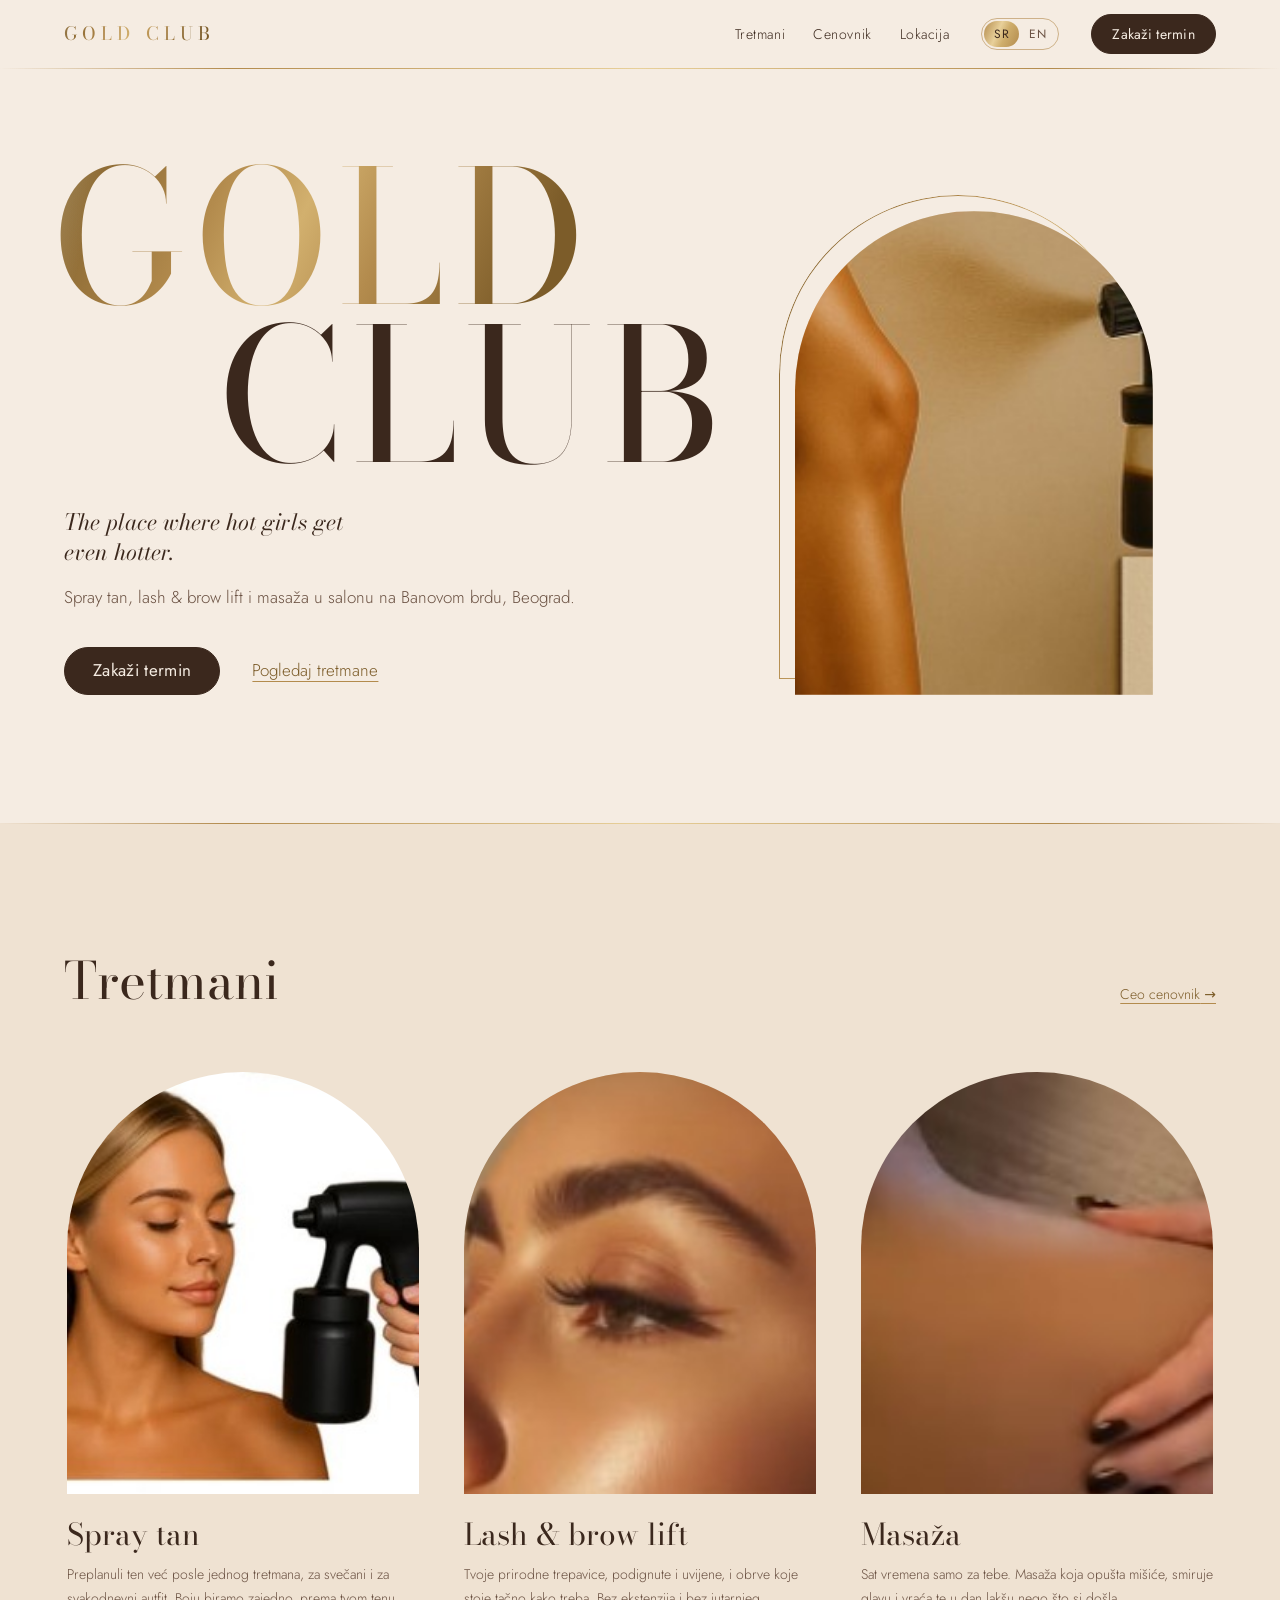
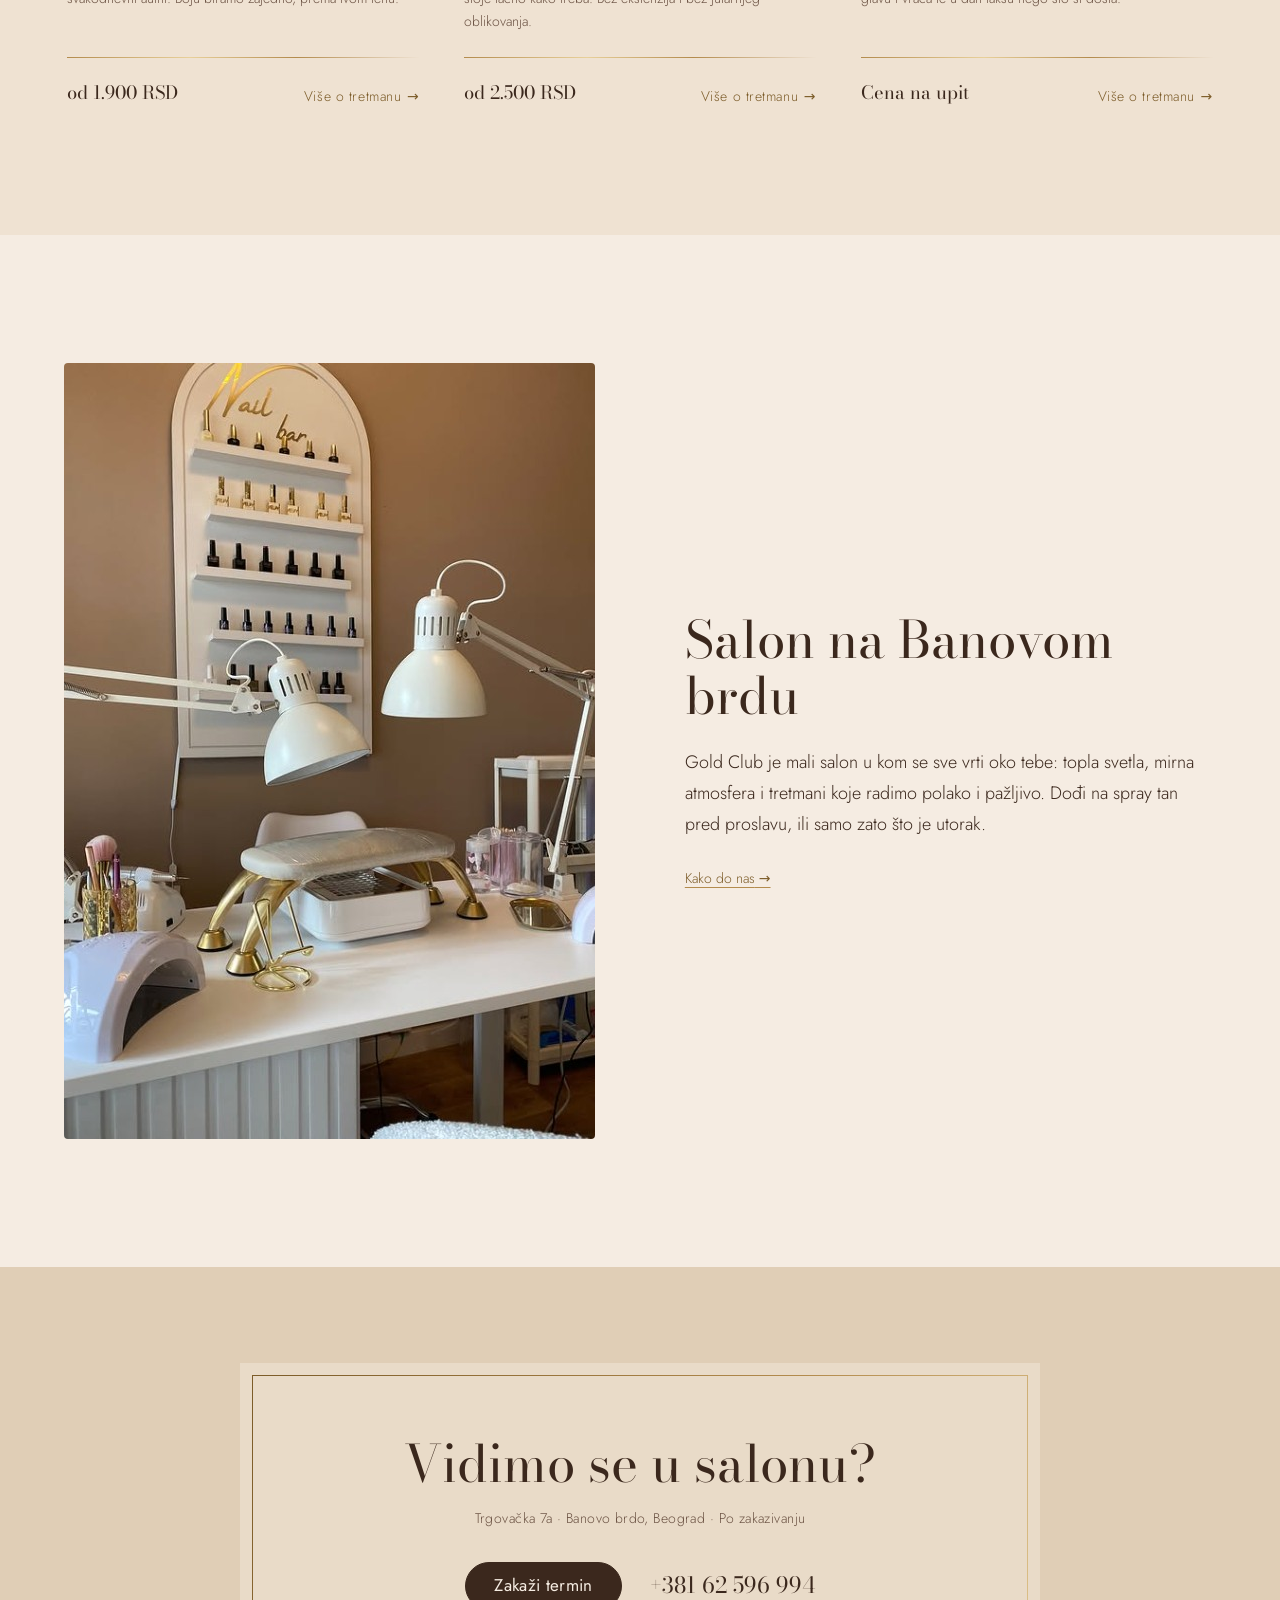
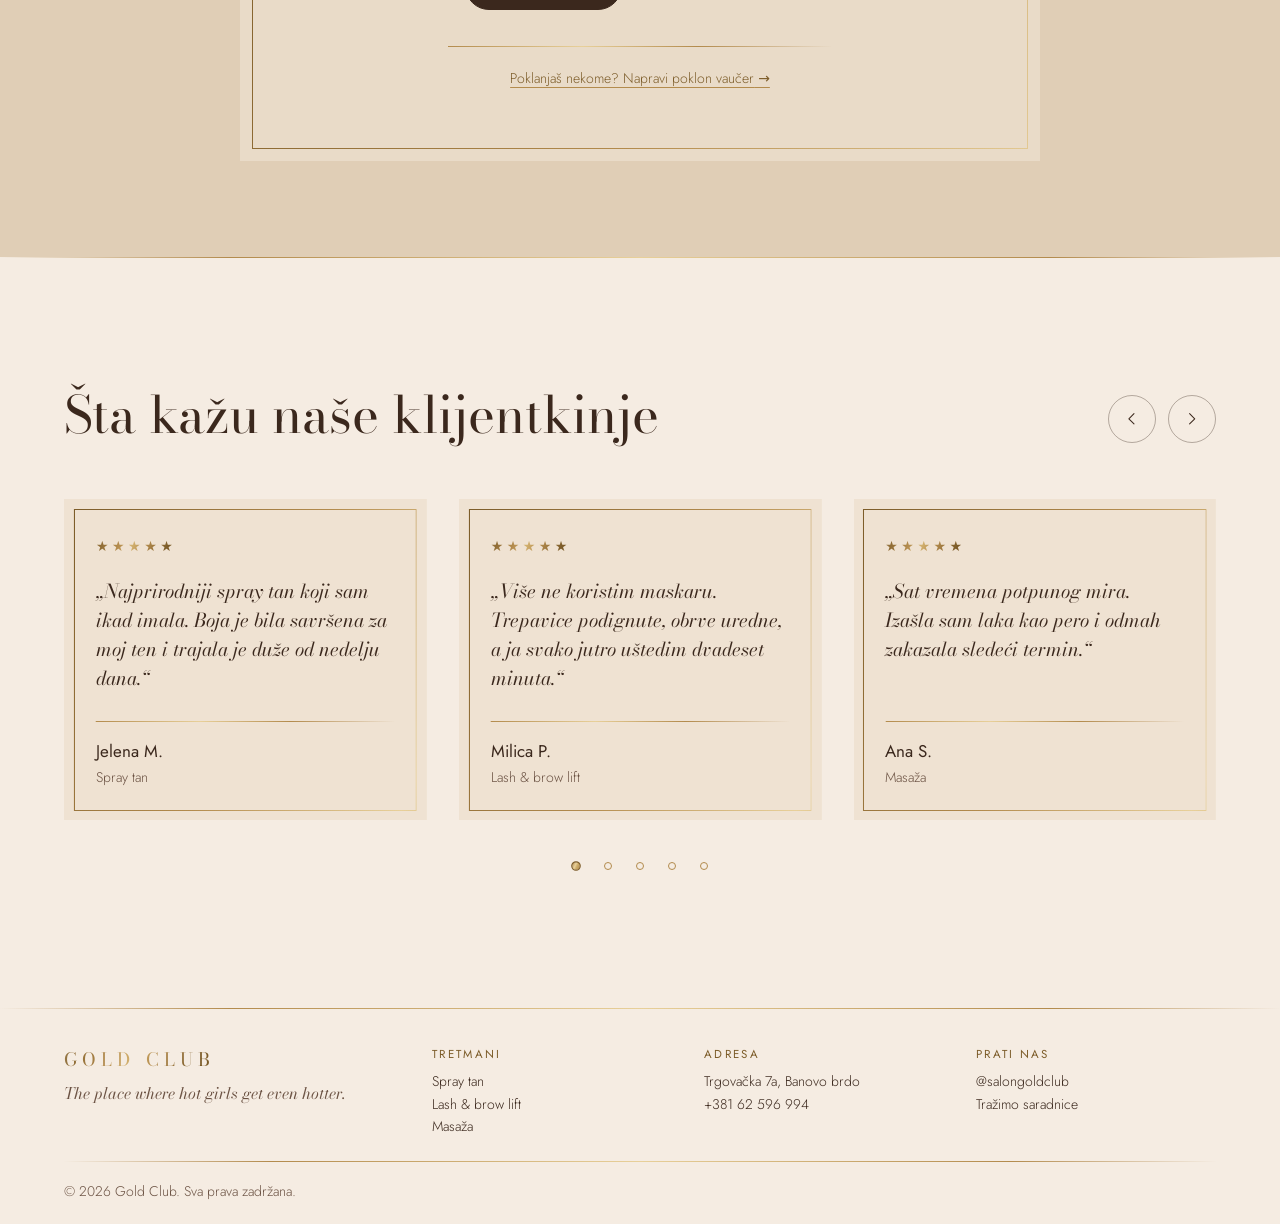
<file: index.html>
<!doctype html>
<html lang="sr">
<head>
  <meta charset="utf-8">
  <meta name="viewport" content="width=device-width, initial-scale=1">
  <title>Gold Club · Spray tan, lash lift i masaža · Banovo brdo, Beograd</title>
  <meta name="description" content="Gold Club, salon lepote na Banovom brdu u Beogradu. Spray tan, lash & brow lift i masaža. Zakazivanje: +381 62 596 994.">
  <meta name="theme-color" content="#F5ECE2">
  <link rel="canonical" href="https://vanjakovacevic1.github.io/GoldClub_BeautySalon/">
  <meta property="og:url" content="https://vanjakovacevic1.github.io/GoldClub_BeautySalon/">
  <meta property="og:type" content="website">
  <meta property="og:title" content="Gold Club · Beauty salon">
  <meta property="og:description" content="The place where hot girls get even hotter. Spray tan, lash & brow lift i masaža na Banovom brdu.">
  <meta property="og:image" content="https://vanjakovacevic1.github.io/GoldClub_BeautySalon/assets/img/spraytan-legs.jpg">
  <link rel="icon" href="assets/favicon.svg" type="image/svg+xml">
  <link rel="preconnect" href="https://fonts.googleapis.com">
  <link rel="preconnect" href="https://fonts.gstatic.com" crossorigin>
  <link href="https://fonts.googleapis.com/css2?family=Bodoni+Moda:ital,opsz,wght@0,6..96,400;0,6..96,500;1,6..96,400&family=Jost:wght@300;400;500&display=swap" rel="stylesheet">
  <link rel="stylesheet" href="css/styles.css">
  <script type="application/ld+json">
  {
    "@context": "https://schema.org",
    "@type": "BeautySalon",
    "@id": "https://vanjakovacevic1.github.io/GoldClub_BeautySalon/#salon",
    "name": "Gold Club",
    "description": "Spray tan, lash & brow lift i masaža u salonu na Banovom brdu, Beograd.",
    "url": "https://vanjakovacevic1.github.io/GoldClub_BeautySalon/",
    "image": "https://vanjakovacevic1.github.io/GoldClub_BeautySalon/assets/img/spraytan-legs.jpg",
    "telephone": "+381 62 596 994",
    "email": "goldclubspraytan@gmail.com",
    "priceRange": "1.900–5.400 RSD",
    "address": {
      "@type": "PostalAddress",
      "streetAddress": "Trgovačka 7a",
      "addressLocality": "Beograd",
      "addressRegion": "Banovo brdo",
      "addressCountry": "RS"
    },
    "areaServed": "Beograd",
    "sameAs": [
      "https://www.instagram.com/salongoldclub"
    ],
    "makesOffer": [
      {
        "@type": "Offer",
        "priceCurrency": "RSD",
        "itemOffered": {
          "@type": "Service",
          "name": "Spray tan"
        },
        "priceSpecification": {
          "@type": "PriceSpecification",
          "minPrice": 1900,
          "priceCurrency": "RSD"
        }
      },
      {
        "@type": "Offer",
        "priceCurrency": "RSD",
        "itemOffered": {
          "@type": "Service",
          "name": "Lash & brow lift"
        },
        "priceSpecification": {
          "@type": "PriceSpecification",
          "minPrice": 2500,
          "priceCurrency": "RSD"
        }
      },
      {
        "@type": "Offer",
        "priceCurrency": "RSD",
        "itemOffered": {
          "@type": "Service",
          "name": "Masaža"
        }
      }
    ]
  }
  </script>
</head>
<body>
  <a class="skip" href="#main">Preskoči na sadržaj</a>

  <header class="site-header">
    <div class="wrap header-inner">
      <a class="brand" href="#top" aria-label="Gold Club">Gold Club</a>

      <button class="menu-toggle" aria-expanded="false" aria-controls="site-nav" data-i18n-label="nav.menu" aria-label="Meni">
        <span class="menu-icon" aria-hidden="true"></span>
      </button>

      <nav id="site-nav" class="site-nav">
        <ul>
          <li><a href="#usluge" data-i18n="nav.services">Tretmani</a></li>
          <li><a href="cenovnik.html" data-i18n="nav.prices">Cenovnik</a></li>
          <li><a href="kontakt.html" data-i18n="nav.contact">Lokacija</a></li>
        </ul>
        <div class="lang" role="group" aria-label="Jezik / Language">
          <button type="button" data-lang="sr" aria-pressed="true">SR</button>
          <button type="button" data-lang="en" aria-pressed="false">EN</button>
        </div>
        <button type="button" class="btn btn-small" data-open-booking data-i18n="book">Zakaži termin</button>
      </nav>
    </div>
  </header>

  <main id="main" class="page-home">
    <section class="hero" id="top">
      <div class="wrap hero-inner">
        <div class="hero-copy">
          <h1 class="wordmark" aria-label="Gold Club">
            <span class="wm-line">Gold</span>
            <span class="wm-line">Club</span>
          </h1>
          <p class="tagline" data-i18n="hero.tagline">The place where hot girls get even hotter.</p>
          <p class="lede" data-i18n="hero.lede">Spray tan, lash &amp; brow lift i masaža u salonu na Banovom brdu, Beograd.</p>
          <div class="hero-actions">
            <button type="button" class="btn" data-open-booking data-i18n="book">Zakaži termin</button>
            <a class="link" href="#usluge" data-i18n="hero.services">Pogledaj tretmane</a>
          </div>
        </div>
        <figure class="hero-arch">
          <div class="arch-outline" aria-hidden="true"></div>
          <div class="arch">
            <img src="assets/img/spraytan-legs.jpg" alt="Spray tan: preplanula noga i pištolj za raspršivanje" width="275" height="245">
          </div>
        </figure>
      </div>
    </section>

    <section class="services" id="usluge" aria-labelledby="services-title">
      <div class="wrap">
        <div class="section-head">
          <h2 id="services-title" class="section-title" data-i18n="services.title">Tretmani</h2>
          <a class="link" href="cenovnik.html" data-i18n="services.allPrices">Ceo cenovnik</a>
        </div>
        <div class="service-grid" data-render="services"><a class="service-card" id="spray-tan" href="spray-tan.html"><div class="arch"><img src="assets/img/hero-spraytan.jpg" alt="Nanošenje spray tan preparata pištoljem za raspršivanje" loading="lazy"></div><h3 class="service-name">Spray tan</h3><p class="service-intro">Preplanuli ten već posle jednog tretmana, za svečani i za svakodnevni autfit. Boju biramo zajedno, prema tvom tenu.</p><p class="service-price"><span>od 1.900 RSD</span><span class="explore-more">Više o tretmanu</span></p></a><a class="service-card" id="lash-brow" href="lash-brow-lift.html"><div class="arch"><img src="assets/img/lash-brow.jpg" alt="Profil lica sa podignutim trepavicama i oblikovanim obrvama" loading="lazy" style="object-position: 30% center;"></div><h3 class="service-name">Lash &amp; brow lift</h3><p class="service-intro">Tvoje prirodne trepavice, podignute i uvijene, i obrve koje stoje tačno kako treba. Bez ekstenzija i bez jutarnjeg oblikovanja.</p><p class="service-price"><span>od 2.500 RSD</span><span class="explore-more">Više o tretmanu</span></p></a><a class="service-card" id="massage" href="masaza.html"><div class="arch"><img src="assets/img/massage.jpg" alt="Masaža leđa" loading="lazy"></div><h3 class="service-name">Masaža</h3><p class="service-intro">Sat vremena samo za tebe. Masaža koja opušta mišiće, smiruje glavu i vraća te u dan lakšu nego što si došla.</p><p class="service-price"><span>Cena na upit</span><span class="explore-more">Više o tretmanu</span></p></a></div>
      </div>
    </section>

    <section class="salon" id="salon" aria-labelledby="salon-title">
      <div class="wrap salon-inner">
        <figure class="salon-photo">
          <img src="assets/img/salon-nailbar.jpg" data-i18n-alt="salon.alt" alt="Radni sto u salonu Gold Club sa zlatnim detaljima i policom za lakove u obliku luka" width="560" height="776" loading="lazy">
        </figure>
        <div class="salon-copy">
          <h2 id="salon-title" class="section-title" data-i18n="salon.title">Salon na Banovom brdu</h2>
          <p data-i18n="salon.body">Gold Club je mali salon u kom se sve vrti oko tebe: topla svetla, mirna atmosfera i tretmani koje radimo polako i pažljivo. Dođi na spray tan pred proslavu, ili samo zato što je utorak.</p>
          <a class="link salon-link" href="kontakt.html" data-i18n="salon.visit">Kako do nas</a>
        </div>
      </div>
    </section>

    <section class="cta-band" id="zakazi" aria-labelledby="cta-title">
      <div class="wrap">
        <div class="cta-inner">
          <h2 id="cta-title" class="cta-title" data-i18n="cta.title">Vidimo se u salonu?</h2>
          <p class="cta-visit" data-render="visit">Trgovačka 7a · Banovo brdo, Beograd · Po zakazivanju</p>
          <div class="cta-actions">
            <button type="button" class="btn" data-open-booking data-i18n="book">Zakaži termin</button>
            <a class="cta-phone" data-render="phone" href="tel:+38162596994">+381 62 596 994</a>
          </div>
          <p class="cta-gift" data-render="voucher-section"><a class="link" href="cenovnik.html#vaucer" data-i18n="cta.gift">Poklanjaš nekome? Napravi poklon vaučer</a></p>
        </div>
      </div>
    </section>

    <section class="reviews" id="utisci" aria-labelledby="reviews-title" hidden>
      <div class="wrap">
        <div class="reviews-head">
          <h2 id="reviews-title" class="section-title" data-i18n="reviews.title">Šta kažu naše klijentkinje</h2>
          <div class="reviews-arrows">
            <button type="button" class="arrow" data-review-step="-1" data-i18n-label="reviews.prev" aria-label="Prethodni utisak">
              <svg viewBox="0 0 24 24" aria-hidden="true"><path d="M15 5l-7 7 7 7"/></svg>
            </button>
            <button type="button" class="arrow" data-review-step="1" data-i18n-label="reviews.next" aria-label="Sledeći utisak">
              <svg viewBox="0 0 24 24" aria-hidden="true"><path d="M9 5l7 7-7 7"/></svg>
            </button>
          </div>
        </div>
        <div class="carousel" data-render="reviews" role="region" aria-roledescription="carousel" aria-labelledby="reviews-title"></div>
      </div>
    </section>
  </main>

  <footer class="site-footer">
    <div class="wrap footer-grid">
      <div class="footer-brand">
        <span class="brand">Gold Club</span>
        <p class="footer-tag">The place where hot girls get even hotter.</p>
      </div>
      <div class="footer-treatments">
        <p class="footer-label" data-i18n="footer.treatments">Tretmani</p>
        <ul class="footer-links" data-render="service-links"><li><a href="spray-tan.html">Spray tan</a></li><li><a href="lash-brow-lift.html">Lash &amp; brow lift</a></li><li><a href="masaza.html">Masaža</a></li></ul>
      </div>
      <div class="footer-visit">
        <p class="footer-label" data-i18n="footer.visit">Adresa</p>
        <p><a href="kontakt.html">Trgovačka 7a, Banovo brdo</a><br><a class="footer-phone" href="tel:+38162596994">+381 62 596 994</a></p>
      </div>
      <div class="footer-follow">
        <p class="footer-label" data-i18n="footer.follow">Prati nas</p>
        <p class="footer-handle"><a href="https://www.instagram.com/salongoldclub" target="_blank" rel="noopener">@salongoldclub</a></p>
        <div class="footer-icons">
          <a class="footer-icon footer-call" href="tel:+38162596994" data-i18n-label="book.call" aria-label="Pozovi">
            <svg viewBox="0 0 24 24" aria-hidden="true"><path d="M6.6 3.5h2.6l1.4 4-2 1.3a11 11 0 0 0 6.6 6.6l1.3-2 4 1.4v2.6a2 2 0 0 1-2.2 2A16.5 16.5 0 0 1 4.6 5.7a2 2 0 0 1 2-2.2Z"/></svg>
          </a>
          <a class="footer-icon" href="https://www.instagram.com/salongoldclub" target="_blank" rel="noopener" aria-label="Instagram: @salongoldclub">
            <svg viewBox="0 0 24 24" aria-hidden="true"><rect x="3.5" y="3.5" width="17" height="17" rx="5"/><circle cx="12" cy="12" r="4"/><circle cx="17.2" cy="6.8" r=".9"/></svg>
          </a>
        </div>
        <p class="footer-hiring" data-render="hiring"><a href="kontakt.html#saradnja" data-i18n="footer.hiring">Tražimo saradnice</a></p>
      </div>
    </div>
    <div class="wrap footer-base">
      <small>© <span data-year></span> Gold Club. <span data-i18n="footer.rights">Sva prava zadržana.</span></small>
    </div>
  </footer>

  <dialog class="booking" id="booking" aria-labelledby="booking-title">
    <div class="booking-inner">
      <h2 id="booking-title" data-i18n="book.title">Zakaži termin</h2>
      <p data-i18n="book.body">Izaberi kako ti je najlakše. Odgovaramo u toku dana.</p>
      <div class="channels channels-stacked" data-render="channels"></div>
      <form method="dialog">
        <button class="close" data-i18n="book.close">Zatvori</button>
      </form>
    </div>
  </dialog>

  <script src="js/content.js"></script>
  <script src="js/main.js"></script>
</body>
</html>
</file>
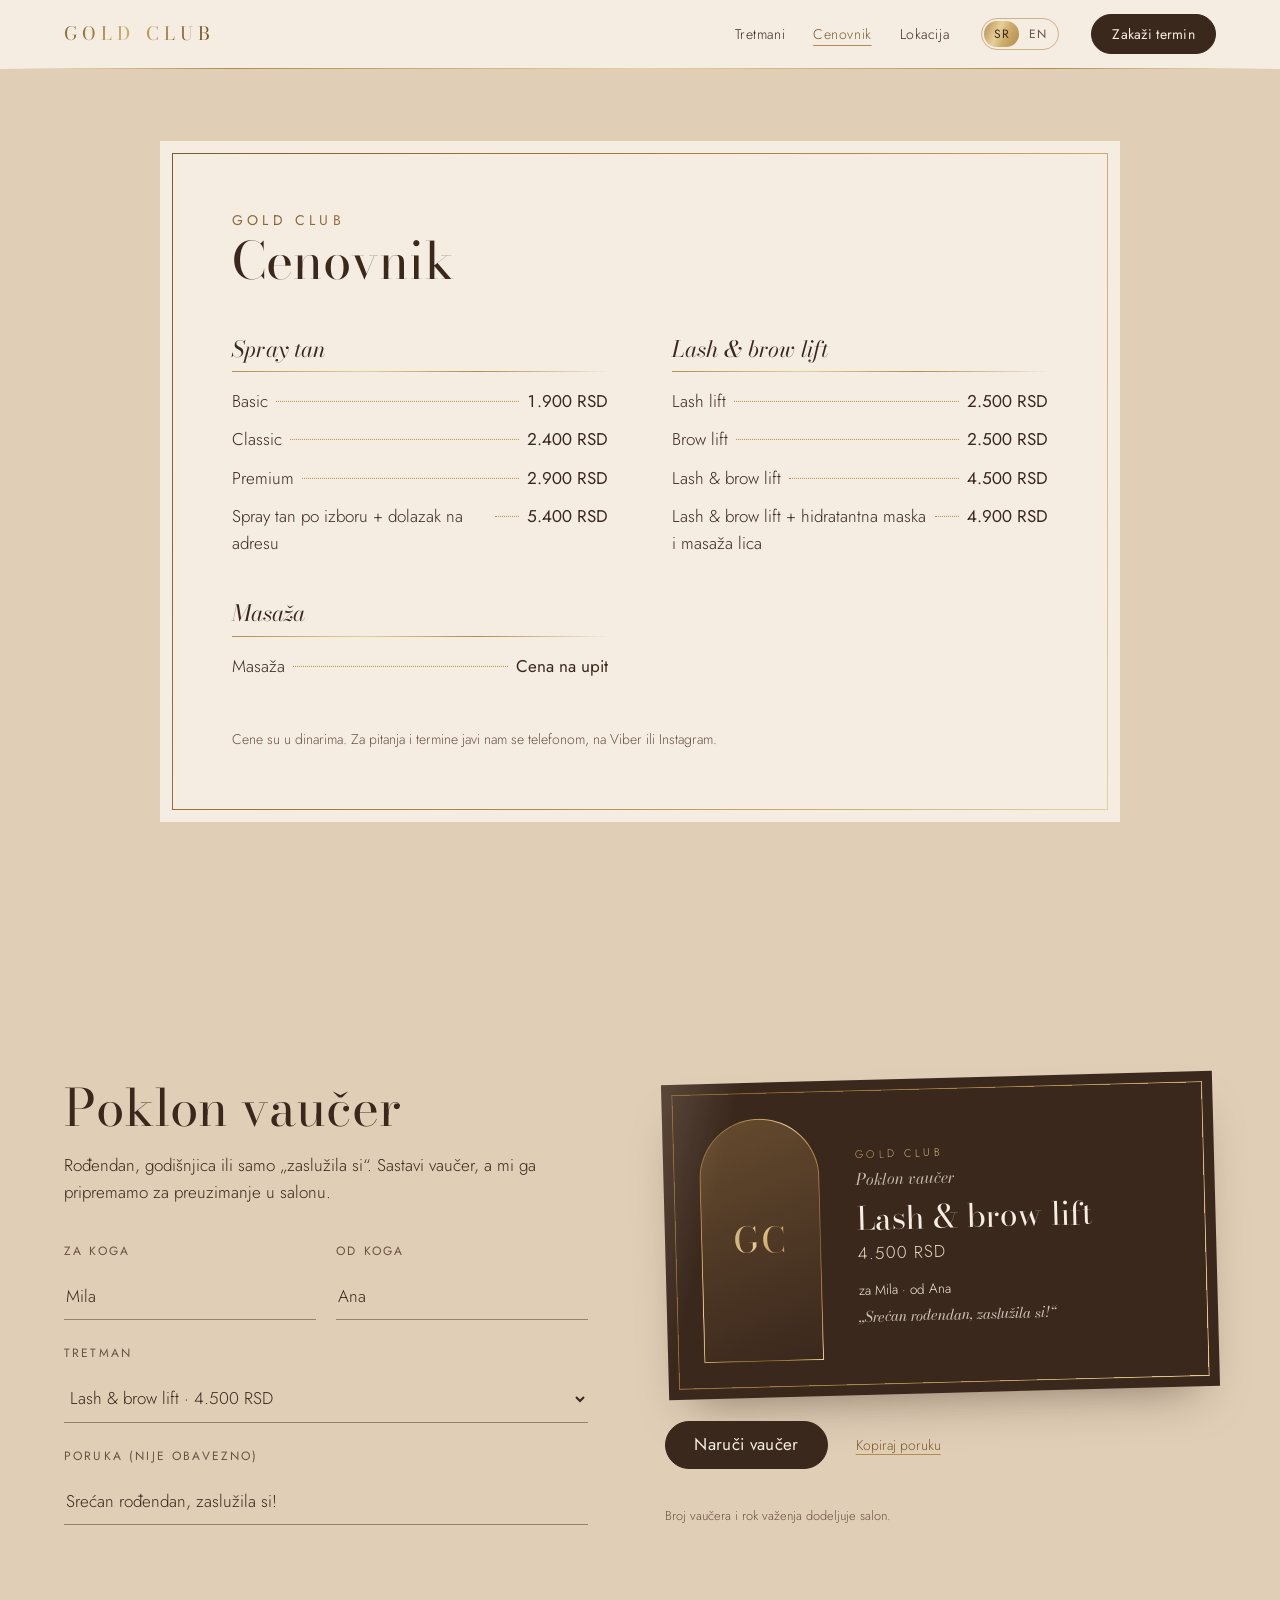
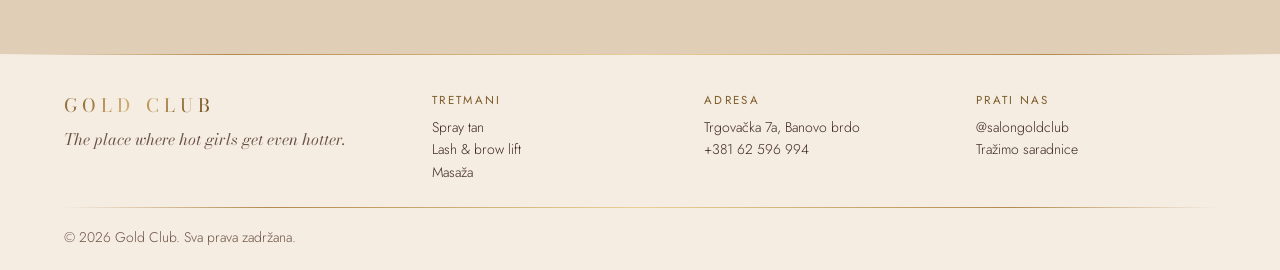
<file: cenovnik.html>
<!doctype html>
<html lang="sr">
<head>
  <meta charset="utf-8">
  <meta name="viewport" content="width=device-width, initial-scale=1">
  <title>Cenovnik: spray tan, lash lift i masaža · Gold Club, Banovo brdo</title>
  <meta name="description" content="Cenovnik salona Gold Club na Banovom brdu, Beograd: spray tan od 1.900 RSD, lash & brow lift, masaža. Poklon vaučeri za sve tretmane.">
  <meta name="theme-color" content="#F5ECE2">
  <link rel="canonical" href="https://vanjakovacevic1.github.io/GoldClub_BeautySalon/cenovnik.html">
  <meta property="og:url" content="https://vanjakovacevic1.github.io/GoldClub_BeautySalon/cenovnik.html">
  <meta property="og:type" content="website">
  <meta property="og:title" content="Cenovnik: spray tan, lash lift i masaža · Gold Club, Banovo brdo">
  <meta property="og:description" content="Cenovnik salona Gold Club na Banovom brdu, Beograd: spray tan od 1.900 RSD, lash & brow lift, masaža. Poklon vaučeri za sve tretmane.">
  <meta property="og:image" content="https://vanjakovacevic1.github.io/GoldClub_BeautySalon/assets/img/spraytan-legs.jpg">
  <link rel="icon" href="assets/favicon.svg" type="image/svg+xml">
  <link rel="preconnect" href="https://fonts.googleapis.com">
  <link rel="preconnect" href="https://fonts.gstatic.com" crossorigin>
  <link href="https://fonts.googleapis.com/css2?family=Bodoni+Moda:ital,opsz,wght@0,6..96,400;0,6..96,500;1,6..96,400&family=Jost:wght@300;400;500&display=swap" rel="stylesheet">
  <link rel="stylesheet" href="css/styles.css">
  <script type="application/ld+json">
  {
    "@context": "https://schema.org",
    "@type": "BeautySalon",
    "@id": "https://vanjakovacevic1.github.io/GoldClub_BeautySalon/#salon",
    "name": "Gold Club",
    "description": "Spray tan, lash & brow lift i masaža u salonu na Banovom brdu, Beograd.",
    "url": "https://vanjakovacevic1.github.io/GoldClub_BeautySalon/",
    "image": "https://vanjakovacevic1.github.io/GoldClub_BeautySalon/assets/img/spraytan-legs.jpg",
    "telephone": "+381 62 596 994",
    "email": "goldclubspraytan@gmail.com",
    "priceRange": "1.900–5.400 RSD",
    "address": {
      "@type": "PostalAddress",
      "streetAddress": "Trgovačka 7a",
      "addressLocality": "Beograd",
      "addressRegion": "Banovo brdo",
      "addressCountry": "RS"
    },
    "areaServed": "Beograd",
    "sameAs": [
      "https://www.instagram.com/salongoldclub"
    ],
    "makesOffer": [
      {
        "@type": "Offer",
        "priceCurrency": "RSD",
        "itemOffered": {
          "@type": "Service",
          "name": "Spray tan"
        },
        "priceSpecification": {
          "@type": "PriceSpecification",
          "minPrice": 1900,
          "priceCurrency": "RSD"
        }
      },
      {
        "@type": "Offer",
        "priceCurrency": "RSD",
        "itemOffered": {
          "@type": "Service",
          "name": "Lash & brow lift"
        },
        "priceSpecification": {
          "@type": "PriceSpecification",
          "minPrice": 2500,
          "priceCurrency": "RSD"
        }
      },
      {
        "@type": "Offer",
        "priceCurrency": "RSD",
        "itemOffered": {
          "@type": "Service",
          "name": "Masaža"
        }
      }
    ]
  }
  </script>
</head>
<body>
  <a class="skip" href="#main">Preskoči na sadržaj</a>

  <header class="site-header">
    <div class="wrap header-inner">
      <a class="brand" href="index.html" aria-label="Gold Club">Gold Club</a>

      <button class="menu-toggle" aria-expanded="false" aria-controls="site-nav" data-i18n-label="nav.menu" aria-label="Meni">
        <span class="menu-icon" aria-hidden="true"></span>
      </button>

      <nav id="site-nav" class="site-nav">
        <ul>
          <li><a href="index.html#usluge" data-i18n="nav.services">Tretmani</a></li>
          <li><a href="cenovnik.html" aria-current="page" data-i18n="nav.prices">Cenovnik</a></li>
          <li><a href="kontakt.html" data-i18n="nav.contact">Lokacija</a></li>
        </ul>
        <div class="lang" role="group" aria-label="Jezik / Language">
          <button type="button" data-lang="sr" aria-pressed="true">SR</button>
          <button type="button" data-lang="en" aria-pressed="false">EN</button>
        </div>
        <button type="button" class="btn btn-small" data-open-booking data-i18n="book">Zakaži termin</button>
      </nav>
    </div>
  </header>

  <main id="main" class="page-prices">
    <section class="prices" id="cenovnik" aria-labelledby="prices-title">
      <div class="wrap">
        <div class="menu-card">
          <h1 id="prices-title" class="menu-title">
            <span class="menu-brand">Gold Club</span>
            <span data-i18n="prices.title">Cenovnik</span>
          </h1>
          <div class="menu-groups" data-render="prices"><section class="menu-group" id="price-spray-tan"><h3>Spray tan</h3><ul class="menu-items"><li><span class="item-name">Basic</span><span class="item-leader" aria-hidden="true"></span><span class="item-price">1.900 RSD</span></li><li><span class="item-name">Classic</span><span class="item-leader" aria-hidden="true"></span><span class="item-price">2.400 RSD</span></li><li><span class="item-name">Premium</span><span class="item-leader" aria-hidden="true"></span><span class="item-price">2.900 RSD</span></li><li><span class="item-name">Spray tan po izboru + dolazak na adresu</span><span class="item-leader" aria-hidden="true"></span><span class="item-price">5.400 RSD</span></li></ul></section><section class="menu-group" id="price-lash-brow"><h3>Lash &amp; brow lift</h3><ul class="menu-items"><li><span class="item-name">Lash lift</span><span class="item-leader" aria-hidden="true"></span><span class="item-price">2.500 RSD</span></li><li><span class="item-name">Brow lift</span><span class="item-leader" aria-hidden="true"></span><span class="item-price">2.500 RSD</span></li><li><span class="item-name">Lash &amp; brow lift</span><span class="item-leader" aria-hidden="true"></span><span class="item-price">4.500 RSD</span></li><li><span class="item-name">Lash &amp; brow lift + hidratantna maska i masaža lica</span><span class="item-leader" aria-hidden="true"></span><span class="item-price">4.900 RSD</span></li></ul></section><section class="menu-group" id="price-massage"><h3>Masaža</h3><ul class="menu-items"><li><span class="item-name">Masaža</span><span class="item-leader" aria-hidden="true"></span><span class="item-price">Cena na upit</span></li></ul></section></div>
          <p class="menu-note" data-i18n="prices.note">Cene su u dinarima. Za pitanja i termine javi nam se telefonom, na Viber ili Instagram.</p>
        </div>
      </div>
    </section>

    <section class="voucher" id="vaucer" aria-labelledby="voucher-title" data-render="voucher-section">
      <div class="wrap voucher-inner">
        <div class="voucher-copy">
          <h2 id="voucher-title" class="section-title" data-i18n="voucher.title">Poklon vaučer</h2>
          <p class="voucher-lede" data-i18n="voucher.lede">Rođendan, godišnjica ili samo „zaslužila si“. Sastavi vaučer, a mi ga pripremamo za preuzimanje u salonu.</p>
          <form class="voucher-form" id="voucher-form" novalidate>
            <div class="field-pair">
              <div class="field">
                <label for="voucher-to" data-i18n="voucher.to">Za koga</label>
                <input type="text" id="voucher-to" maxlength="28" autocomplete="off">
              </div>
              <div class="field">
                <label for="voucher-from" data-i18n="voucher.from">Od koga</label>
                <input type="text" id="voucher-from" maxlength="28" autocomplete="off">
              </div>
            </div>
            <div class="field">
              <label for="voucher-item" data-i18n="voucher.item">Tretman</label>
              <select id="voucher-item" data-render="voucher-items"></select>
            </div>
            <div class="field">
              <label for="voucher-note" data-i18n="voucher.note">Poruka (nije obavezno)</label>
              <input type="text" id="voucher-note" maxlength="60" autocomplete="off">
            </div>
          </form>
        </div>

        <div class="voucher-side">
          <div class="voucher-card" id="voucher-card">
            <div class="vc-arch" aria-hidden="true"><span>GC</span></div>
            <div class="vc-body">
              <p class="vc-brand">Gold Club</p>
              <p class="vc-kind" data-i18n="voucher.card">Poklon vaučer</p>
              <p class="vc-item" id="vc-item"></p>
              <p class="vc-price" id="vc-price"></p>
              <p class="vc-names" id="vc-names"></p>
              <p class="vc-note" id="vc-note"></p>
            </div>
          </div>
          <div class="plan-actions">
            <a class="btn" id="voucher-whatsapp" href="#" target="_blank" rel="noopener" data-i18n="voucher.order">Naruči vaučer</a>
            <button type="button" class="link link-button" id="voucher-copy" data-i18n="planner.copy">Kopiraj poruku</button>
          </div>
          <p class="plan-status" id="voucher-status" role="status"></p>
          <p class="plan-note" data-i18n="voucher.fine">Broj vaučera i rok važenja dodeljuje salon.</p>
        </div>
      </div>
    </section>
  </main>

  <footer class="site-footer">
    <div class="wrap footer-grid">
      <div class="footer-brand">
        <span class="brand">Gold Club</span>
        <p class="footer-tag">The place where hot girls get even hotter.</p>
      </div>
      <div class="footer-treatments">
        <p class="footer-label" data-i18n="footer.treatments">Tretmani</p>
        <ul class="footer-links" data-render="service-links"><li><a href="spray-tan.html">Spray tan</a></li><li><a href="lash-brow-lift.html">Lash &amp; brow lift</a></li><li><a href="masaza.html">Masaža</a></li></ul>
      </div>
      <div class="footer-visit">
        <p class="footer-label" data-i18n="footer.visit">Adresa</p>
        <p><a href="kontakt.html">Trgovačka 7a, Banovo brdo</a><br><a class="footer-phone" href="tel:+38162596994">+381 62 596 994</a></p>
      </div>
      <div class="footer-follow">
        <p class="footer-label" data-i18n="footer.follow">Prati nas</p>
        <p class="footer-handle"><a href="https://www.instagram.com/salongoldclub" target="_blank" rel="noopener">@salongoldclub</a></p>
        <div class="footer-icons">
          <a class="footer-icon footer-call" href="tel:+38162596994" data-i18n-label="book.call" aria-label="Pozovi">
            <svg viewBox="0 0 24 24" aria-hidden="true"><path d="M6.6 3.5h2.6l1.4 4-2 1.3a11 11 0 0 0 6.6 6.6l1.3-2 4 1.4v2.6a2 2 0 0 1-2.2 2A16.5 16.5 0 0 1 4.6 5.7a2 2 0 0 1 2-2.2Z"/></svg>
          </a>
          <a class="footer-icon" href="https://www.instagram.com/salongoldclub" target="_blank" rel="noopener" aria-label="Instagram: @salongoldclub">
            <svg viewBox="0 0 24 24" aria-hidden="true"><rect x="3.5" y="3.5" width="17" height="17" rx="5"/><circle cx="12" cy="12" r="4"/><circle cx="17.2" cy="6.8" r=".9"/></svg>
          </a>
        </div>
        <p class="footer-hiring" data-render="hiring"><a href="kontakt.html#saradnja" data-i18n="footer.hiring">Tražimo saradnice</a></p>
      </div>
    </div>
    <div class="wrap footer-base">
      <small>© <span data-year></span> Gold Club. <span data-i18n="footer.rights">Sva prava zadržana.</span></small>
    </div>
  </footer>

  <dialog class="booking" id="booking" aria-labelledby="booking-title">
    <div class="booking-inner">
      <h2 id="booking-title" data-i18n="book.title">Zakaži termin</h2>
      <p data-i18n="book.body">Izaberi kako ti je najlakše. Odgovaramo u toku dana.</p>
      <div class="channels channels-stacked" data-render="channels"></div>
      <form method="dialog">
        <button class="close" data-i18n="book.close">Zatvori</button>
      </form>
    </div>
  </dialog>

  <script src="js/content.js"></script>
  <script src="js/main.js"></script>
</body>
</html>
</file>
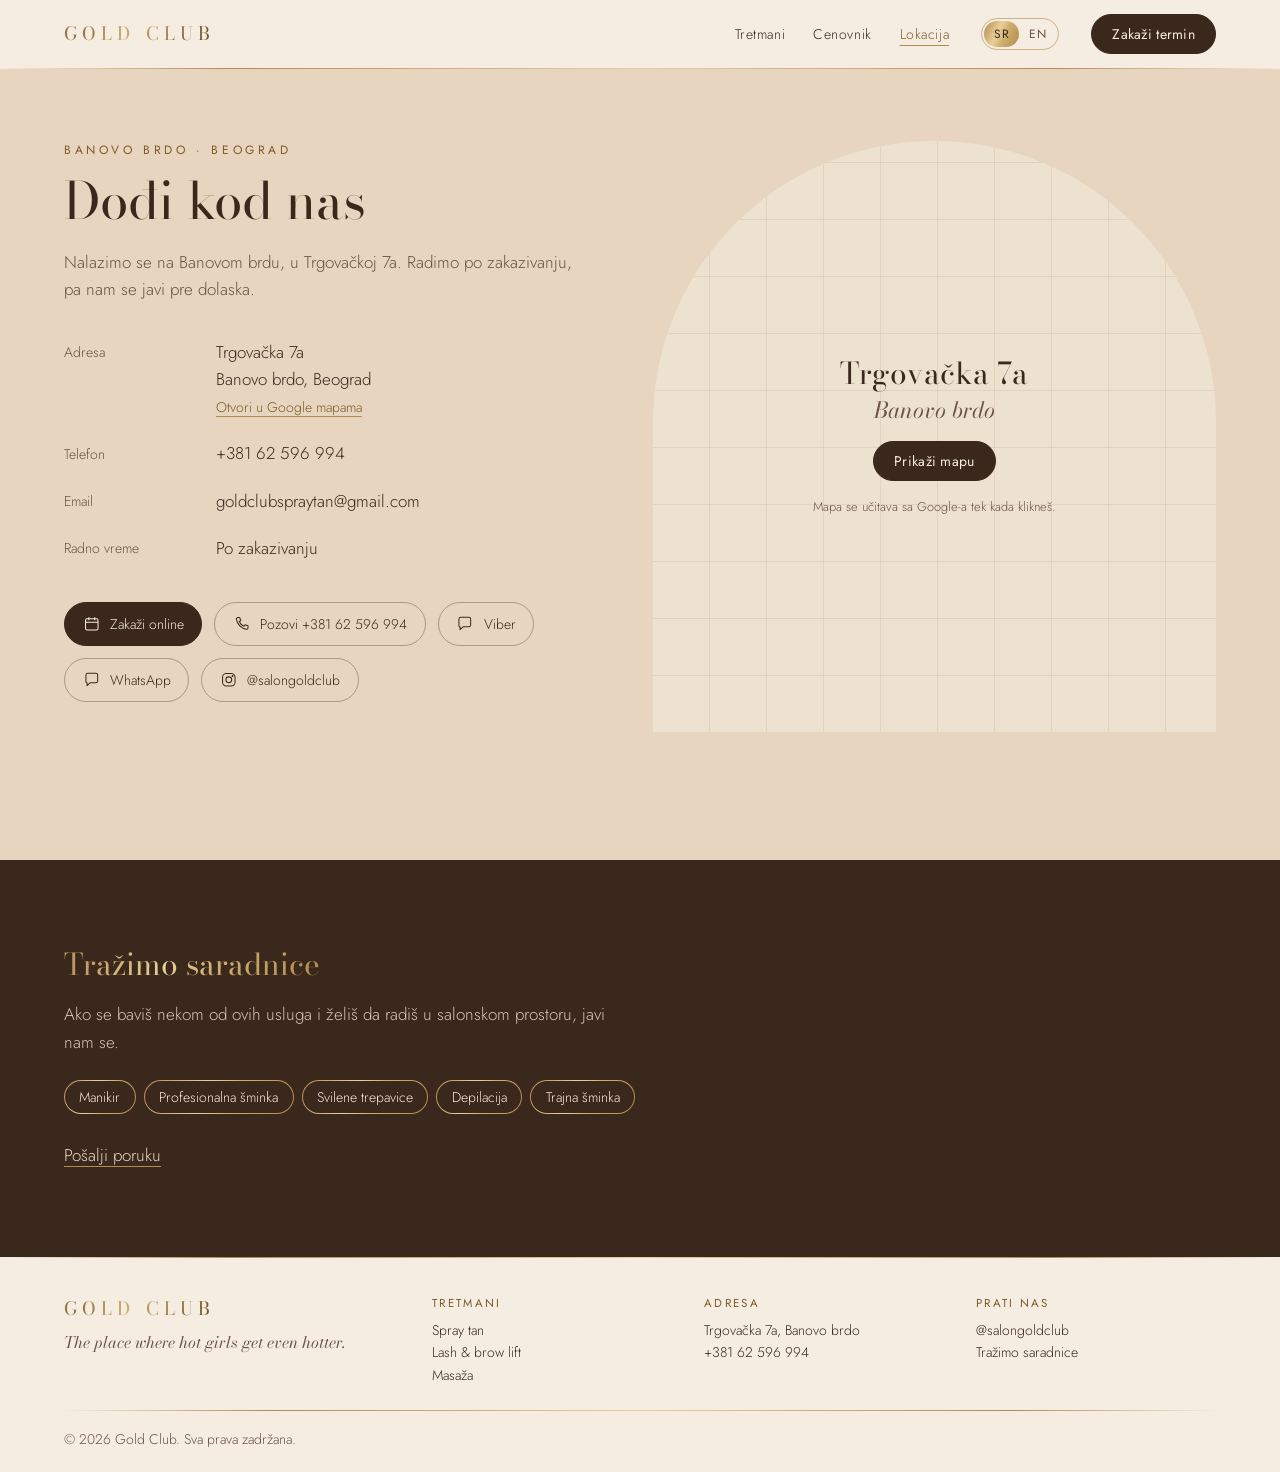
<file: kontakt.html>
<!doctype html>
<html lang="sr">
<head>
  <meta charset="utf-8">
  <meta name="viewport" content="width=device-width, initial-scale=1">
  <title>Kontakt i lokacija · Gold Club · Trgovačka 7a, Banovo brdo</title>
  <meta name="description" content="Gold Club, Trgovačka 7a, Banovo brdo, Beograd. Telefon +381 62 596 994, Viber, WhatsApp, Instagram i online zakazivanje. Radimo po zakazivanju.">
  <meta name="theme-color" content="#F5ECE2">
  <link rel="canonical" href="https://vanjakovacevic1.github.io/GoldClub_BeautySalon/kontakt.html">
  <meta property="og:url" content="https://vanjakovacevic1.github.io/GoldClub_BeautySalon/kontakt.html">
  <meta property="og:type" content="website">
  <meta property="og:title" content="Kontakt i lokacija · Gold Club · Trgovačka 7a, Banovo brdo">
  <meta property="og:description" content="Gold Club, Trgovačka 7a, Banovo brdo, Beograd. Telefon +381 62 596 994, Viber, WhatsApp, Instagram i online zakazivanje. Radimo po zakazivanju.">
  <meta property="og:image" content="https://vanjakovacevic1.github.io/GoldClub_BeautySalon/assets/img/salon-nailbar.jpg">
  <link rel="icon" href="assets/favicon.svg" type="image/svg+xml">
  <link rel="preconnect" href="https://fonts.googleapis.com">
  <link rel="preconnect" href="https://fonts.gstatic.com" crossorigin>
  <link href="https://fonts.googleapis.com/css2?family=Bodoni+Moda:ital,opsz,wght@0,6..96,400;0,6..96,500;1,6..96,400&family=Jost:wght@300;400;500&display=swap" rel="stylesheet">
  <link rel="stylesheet" href="css/styles.css">
  <script type="application/ld+json">
  {
    "@context": "https://schema.org",
    "@type": "BeautySalon",
    "@id": "https://vanjakovacevic1.github.io/GoldClub_BeautySalon/#salon",
    "name": "Gold Club",
    "description": "Spray tan, lash & brow lift i masaža u salonu na Banovom brdu, Beograd.",
    "url": "https://vanjakovacevic1.github.io/GoldClub_BeautySalon/",
    "image": "https://vanjakovacevic1.github.io/GoldClub_BeautySalon/assets/img/spraytan-legs.jpg",
    "telephone": "+381 62 596 994",
    "email": "goldclubspraytan@gmail.com",
    "priceRange": "1.900–5.400 RSD",
    "address": {
      "@type": "PostalAddress",
      "streetAddress": "Trgovačka 7a",
      "addressLocality": "Beograd",
      "addressRegion": "Banovo brdo",
      "addressCountry": "RS"
    },
    "areaServed": "Beograd",
    "sameAs": [
      "https://www.instagram.com/salongoldclub"
    ],
    "makesOffer": [
      {
        "@type": "Offer",
        "priceCurrency": "RSD",
        "itemOffered": {
          "@type": "Service",
          "name": "Spray tan"
        },
        "priceSpecification": {
          "@type": "PriceSpecification",
          "minPrice": 1900,
          "priceCurrency": "RSD"
        }
      },
      {
        "@type": "Offer",
        "priceCurrency": "RSD",
        "itemOffered": {
          "@type": "Service",
          "name": "Lash & brow lift"
        },
        "priceSpecification": {
          "@type": "PriceSpecification",
          "minPrice": 2500,
          "priceCurrency": "RSD"
        }
      },
      {
        "@type": "Offer",
        "priceCurrency": "RSD",
        "itemOffered": {
          "@type": "Service",
          "name": "Masaža"
        }
      }
    ]
  }
  </script>
</head>
<body>
  <a class="skip" href="#main">Preskoči na sadržaj</a>

  <header class="site-header">
    <div class="wrap header-inner">
      <a class="brand" href="index.html" aria-label="Gold Club">Gold Club</a>

      <button class="menu-toggle" aria-expanded="false" aria-controls="site-nav" data-i18n-label="nav.menu" aria-label="Meni">
        <span class="menu-icon" aria-hidden="true"></span>
      </button>

      <nav id="site-nav" class="site-nav">
        <ul>
          <li><a href="index.html#usluge" data-i18n="nav.services">Tretmani</a></li>
          <li><a href="cenovnik.html" data-i18n="nav.prices">Cenovnik</a></li>
          <li><a href="kontakt.html" aria-current="page" data-i18n="nav.contact">Lokacija</a></li>
        </ul>
        <div class="lang" role="group" aria-label="Jezik / Language">
          <button type="button" data-lang="sr" aria-pressed="true">SR</button>
          <button type="button" data-lang="en" aria-pressed="false">EN</button>
        </div>
        <button type="button" class="btn btn-small" data-open-booking data-i18n="book">Zakaži termin</button>
      </nav>
    </div>
  </header>

  <main id="main" class="page-contact">
    <section class="contact" id="lokacija" aria-labelledby="contact-title">
      <div class="wrap contact-inner">
        <div class="contact-copy">
          <p class="eyebrow" data-i18n="treatment.eyebrow">Banovo brdo · Beograd</p>
          <h1 id="contact-title" class="section-title" data-i18n="contact.title">Dođi kod nas</h1>
          <p class="contact-lede" data-i18n="contact.lede">Nalazimo se na Banovom brdu, u Trgovačkoj 7a. Radimo po zakazivanju, pa nam se javi pre dolaska.</p>
          <dl class="contact-list" data-render="contact"><div><dt>Adresa</dt><dd><span>Trgovačka 7a<br>Banovo brdo, Beograd<br><a class="link" href="https://www.google.com/maps/search/?api=1&amp;query=Trgova%C4%8Dka+7a,+Beograd" target="_blank" rel="noopener">Otvori u Google mapama</a></span></dd></div><div><dt>Telefon</dt><dd><a href="tel:+38162596994">+381 62 596 994</a></dd></div><div><dt>Email</dt><dd><a href="mailto:goldclubspraytan@gmail.com">goldclubspraytan@gmail.com</a></dd></div><div><dt>Radno vreme</dt><dd><span>Po zakazivanju</span></dd></div></dl>
          <div class="channels" data-render="channels"></div>
        </div>
        <div class="map" id="map">
          <div class="map-placeholder">
            <p class="map-address">Trgovačka 7a<br><span>Banovo brdo</span></p>
            <button type="button" class="btn btn-small" id="map-load" data-i18n="contact.showMap">Prikaži mapu</button>
            <small data-i18n="contact.mapNote">Mapa se učitava sa Google-a tek kada klikneš.</small>
          </div>
        </div>
      </div>
    </section>

    <section class="hiring" id="saradnja" aria-labelledby="hiring-title" data-render="hiring">
      <div class="wrap hiring-inner">
        <h2 id="hiring-title" data-i18n="hiring.title">Tražimo saradnice</h2>
        <p data-i18n="hiring.body">Ako se baviš nekom od ovih usluga i želiš da radiš u salonskom prostoru, javi nam se.</p>
        <ul class="roles" data-render="roles"><li>Manikir</li><li>Profesionalna šminka</li><li>Svilene trepavice</li><li>Depilacija</li><li>Trajna šminka</li></ul>
        <a class="link" data-render="hiring-link" href="#" data-i18n="hiring.cta">Pošalji poruku</a>
      </div>
    </section>
  </main>

  <footer class="site-footer">
    <div class="wrap footer-grid">
      <div class="footer-brand">
        <span class="brand">Gold Club</span>
        <p class="footer-tag">The place where hot girls get even hotter.</p>
      </div>
      <div class="footer-treatments">
        <p class="footer-label" data-i18n="footer.treatments">Tretmani</p>
        <ul class="footer-links" data-render="service-links"><li><a href="spray-tan.html">Spray tan</a></li><li><a href="lash-brow-lift.html">Lash &amp; brow lift</a></li><li><a href="masaza.html">Masaža</a></li></ul>
      </div>
      <div class="footer-visit">
        <p class="footer-label" data-i18n="footer.visit">Adresa</p>
        <p><a href="kontakt.html">Trgovačka 7a, Banovo brdo</a><br><a class="footer-phone" href="tel:+38162596994">+381 62 596 994</a></p>
      </div>
      <div class="footer-follow">
        <p class="footer-label" data-i18n="footer.follow">Prati nas</p>
        <p class="footer-handle"><a href="https://www.instagram.com/salongoldclub" target="_blank" rel="noopener">@salongoldclub</a></p>
        <div class="footer-icons">
          <a class="footer-icon footer-call" href="tel:+38162596994" data-i18n-label="book.call" aria-label="Pozovi">
            <svg viewBox="0 0 24 24" aria-hidden="true"><path d="M6.6 3.5h2.6l1.4 4-2 1.3a11 11 0 0 0 6.6 6.6l1.3-2 4 1.4v2.6a2 2 0 0 1-2.2 2A16.5 16.5 0 0 1 4.6 5.7a2 2 0 0 1 2-2.2Z"/></svg>
          </a>
          <a class="footer-icon" href="https://www.instagram.com/salongoldclub" target="_blank" rel="noopener" aria-label="Instagram: @salongoldclub">
            <svg viewBox="0 0 24 24" aria-hidden="true"><rect x="3.5" y="3.5" width="17" height="17" rx="5"/><circle cx="12" cy="12" r="4"/><circle cx="17.2" cy="6.8" r=".9"/></svg>
          </a>
        </div>
        <p class="footer-hiring" data-render="hiring"><a href="kontakt.html#saradnja" data-i18n="footer.hiring">Tražimo saradnice</a></p>
      </div>
    </div>
    <div class="wrap footer-base">
      <small>© <span data-year></span> Gold Club. <span data-i18n="footer.rights">Sva prava zadržana.</span></small>
    </div>
  </footer>

  <dialog class="booking" id="booking" aria-labelledby="booking-title">
    <div class="booking-inner">
      <h2 id="booking-title" data-i18n="book.title">Zakaži termin</h2>
      <p data-i18n="book.body">Izaberi kako ti je najlakše. Odgovaramo u toku dana.</p>
      <div class="channels channels-stacked" data-render="channels"></div>
      <form method="dialog">
        <button class="close" data-i18n="book.close">Zatvori</button>
      </form>
    </div>
  </dialog>

  <script src="js/content.js"></script>
  <script src="js/main.js"></script>
</body>
</html>
</file>
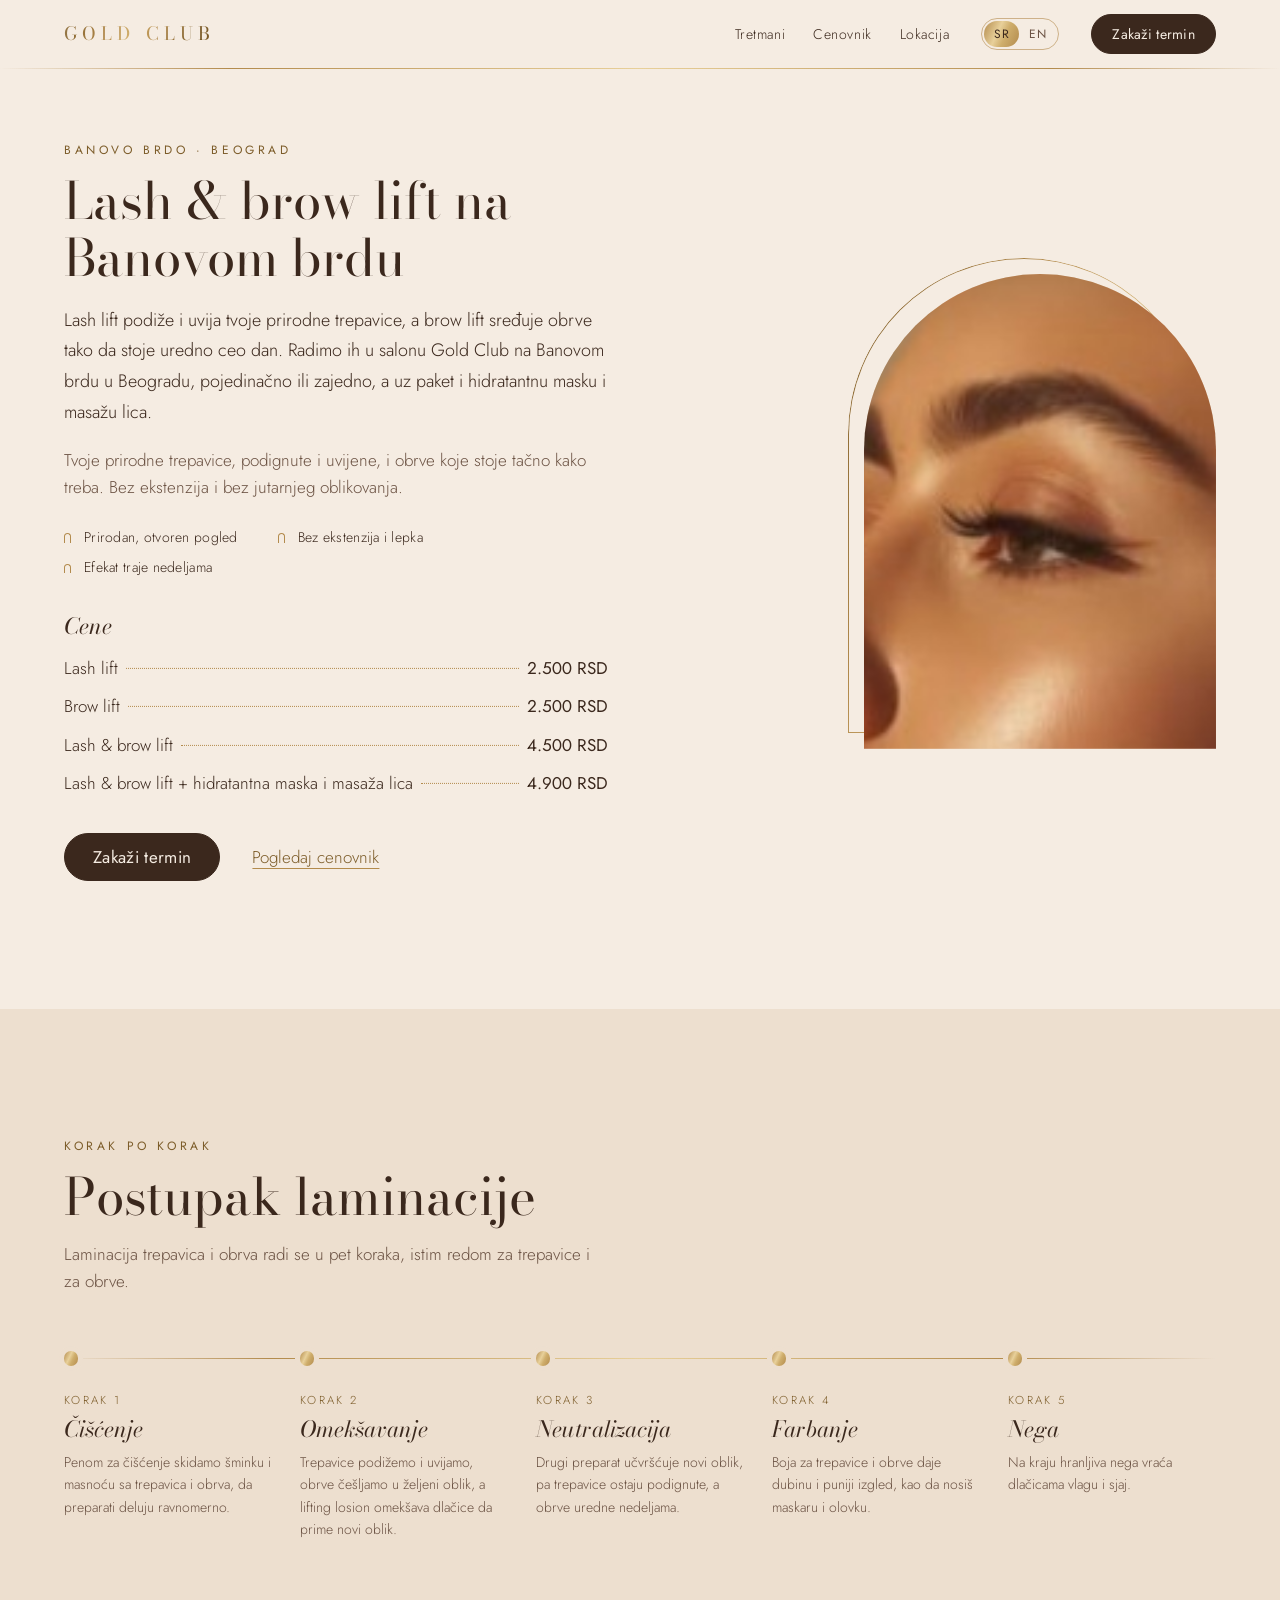
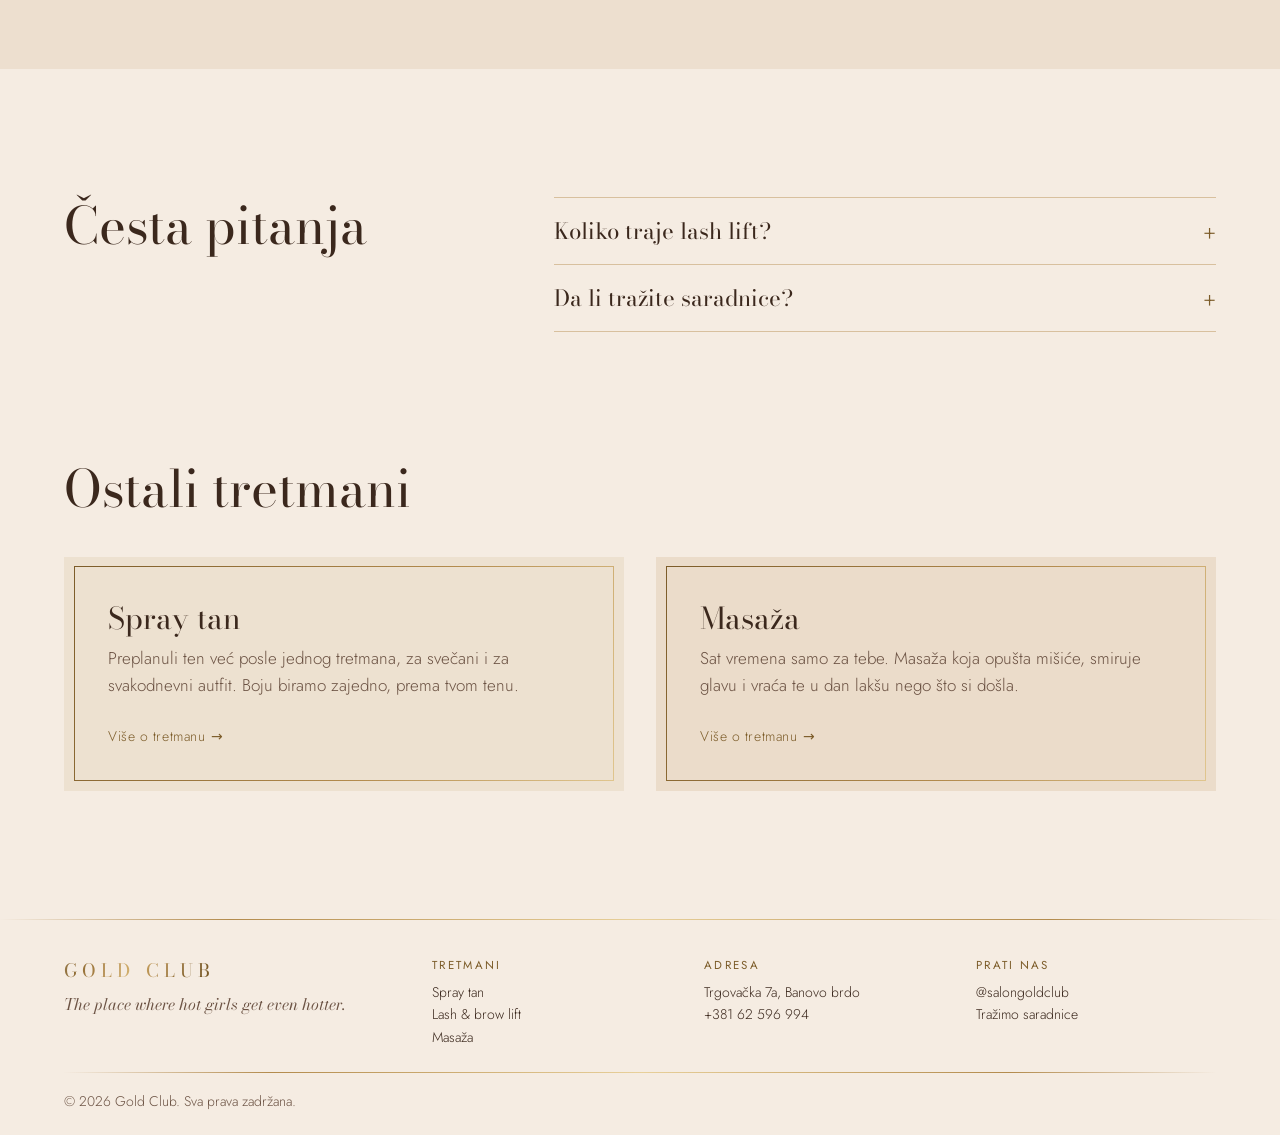
<file: lash-brow-lift.html>
<!doctype html>
<html lang="sr">
<head>
  <meta charset="utf-8">
  <meta name="viewport" content="width=device-width, initial-scale=1">
  <title>Lash lift i laminacija obrva Beograd, Banovo brdo · Gold Club</title>
  <meta name="description" content="Lash lift i laminacija obrva na Banovom brdu u Beogradu: podignute, uvijene trepavice i uredne obrve bez ekstenzija, u pet koraka. Lash lift 2.500 RSD, paket sa maskom i masažom lica.">
  <meta name="theme-color" content="#F5ECE2">
  <link rel="canonical" href="https://vanjakovacevic1.github.io/GoldClub_BeautySalon/lash-brow-lift.html">
  <meta property="og:url" content="https://vanjakovacevic1.github.io/GoldClub_BeautySalon/lash-brow-lift.html">
  <meta property="og:type" content="website">
  <meta property="og:title" content="Lash lift i laminacija obrva Beograd, Banovo brdo · Gold Club">
  <meta property="og:description" content="Lash lift i laminacija obrva na Banovom brdu u Beogradu: podignute, uvijene trepavice i uredne obrve bez ekstenzija, u pet koraka. Lash lift 2.500 RSD, paket sa maskom i masažom lica.">
  <meta property="og:image" content="https://vanjakovacevic1.github.io/GoldClub_BeautySalon/assets/img/lash-brow.jpg">
  <link rel="icon" href="assets/favicon.svg" type="image/svg+xml">
  <link rel="preconnect" href="https://fonts.googleapis.com">
  <link rel="preconnect" href="https://fonts.gstatic.com" crossorigin>
  <link href="https://fonts.googleapis.com/css2?family=Bodoni+Moda:ital,opsz,wght@0,6..96,400;0,6..96,500;1,6..96,400&family=Jost:wght@300;400;500&display=swap" rel="stylesheet">
  <link rel="stylesheet" href="css/styles.css">
  <script type="application/ld+json">
  {
    "@context": "https://schema.org",
    "@type": "Service",
    "name": "Lash & brow lift",
    "description": "Tvoje prirodne trepavice, podignute i uvijene, i obrve koje stoje tačno kako treba. Bez ekstenzija i bez jutarnjeg oblikovanja.",
    "url": "https://vanjakovacevic1.github.io/GoldClub_BeautySalon/lash-brow-lift.html",
    "areaServed": "Beograd",
    "provider": {
      "@type": "BeautySalon",
      "@id": "https://vanjakovacevic1.github.io/GoldClub_BeautySalon/#salon",
      "name": "Gold Club",
      "description": "Spray tan, lash & brow lift i masaža u salonu na Banovom brdu, Beograd.",
      "url": "https://vanjakovacevic1.github.io/GoldClub_BeautySalon/",
      "image": "https://vanjakovacevic1.github.io/GoldClub_BeautySalon/assets/img/spraytan-legs.jpg",
      "telephone": "+381 62 596 994",
      "email": "goldclubspraytan@gmail.com",
      "priceRange": "1.900–5.400 RSD",
      "address": {
        "@type": "PostalAddress",
        "streetAddress": "Trgovačka 7a",
        "addressLocality": "Beograd",
        "addressRegion": "Banovo brdo",
        "addressCountry": "RS"
      },
      "areaServed": "Beograd",
      "sameAs": [
        "https://www.instagram.com/salongoldclub"
      ]
    },
    "offers": [
      {
        "@type": "Offer",
        "priceCurrency": "RSD",
        "name": "Lash lift",
        "price": 2500
      },
      {
        "@type": "Offer",
        "priceCurrency": "RSD",
        "name": "Brow lift",
        "price": 2500
      },
      {
        "@type": "Offer",
        "priceCurrency": "RSD",
        "name": "Lash & brow lift",
        "price": 4500
      },
      {
        "@type": "Offer",
        "priceCurrency": "RSD",
        "name": "Lash & brow lift + hidratantna maska i masaža lica",
        "price": 4900
      }
    ]
  }
  </script>
</head>
<body>
  <a class="skip" href="#main">Preskoči na sadržaj</a>

  <header class="site-header">
    <div class="wrap header-inner">
      <a class="brand" href="index.html" aria-label="Gold Club">Gold Club</a>

      <button class="menu-toggle" aria-expanded="false" aria-controls="site-nav" data-i18n-label="nav.menu" aria-label="Meni">
        <span class="menu-icon" aria-hidden="true"></span>
      </button>

      <nav id="site-nav" class="site-nav">
        <ul>
          <li><a href="index.html#usluge" data-i18n="nav.services">Tretmani</a></li>
          <li><a href="cenovnik.html" data-i18n="nav.prices">Cenovnik</a></li>
          <li><a href="kontakt.html" data-i18n="nav.contact">Lokacija</a></li>
        </ul>
        <div class="lang" role="group" aria-label="Jezik / Language">
          <button type="button" data-lang="sr" aria-pressed="true">SR</button>
          <button type="button" data-lang="en" aria-pressed="false">EN</button>
        </div>
        <button type="button" class="btn btn-small" data-open-booking data-i18n="book">Zakaži termin</button>
      </nav>
    </div>
  </header>

  <main id="main" class="page-treatment">
    <section class="treatment" aria-labelledby="treatment-title">
      <div class="wrap treatment-inner">
        <div class="treatment-copy">
          <p class="eyebrow" data-i18n="treatment.eyebrow">Banovo brdo · Beograd</p>
          <h1 id="treatment-title" class="section-title" data-i18n="lash.title">Lash &amp; brow lift na Banovom brdu</h1>
          <p class="treatment-lede" data-i18n="lash.lede">Lash lift podiže i uvija tvoje prirodne trepavice, a brow lift sređuje obrve tako da stoje uredno ceo dan. Radimo ih u salonu Gold Club na Banovom brdu u Beogradu, pojedinačno ili zajedno, a uz paket i hidratantnu masku i masažu lica.</p>
          <div class="service-detail" data-render="service-detail" data-service="lash-brow"><p class="service-intro">Tvoje prirodne trepavice, podignute i uvijene, i obrve koje stoje tačno kako treba. Bez ekstenzija i bez jutarnjeg oblikovanja.</p><ul class="points"><li>Prirodan, otvoren pogled</li><li>Bez ekstenzija i lepka</li><li>Efekat traje nedeljama</li></ul><h2 class="treatment-subtitle">Cene</h2><ul class="menu-items"><li><span class="item-name">Lash lift</span><span class="item-leader" aria-hidden="true"></span><span class="item-price">2.500 RSD</span></li><li><span class="item-name">Brow lift</span><span class="item-leader" aria-hidden="true"></span><span class="item-price">2.500 RSD</span></li><li><span class="item-name">Lash &amp; brow lift</span><span class="item-leader" aria-hidden="true"></span><span class="item-price">4.500 RSD</span></li><li><span class="item-name">Lash &amp; brow lift + hidratantna maska i masaža lica</span><span class="item-leader" aria-hidden="true"></span><span class="item-price">4.900 RSD</span></li></ul></div>
          <div class="hero-actions">
            <button type="button" class="btn" data-open-booking data-i18n="book">Zakaži termin</button>
            <a class="link" href="cenovnik.html#price-lash-brow" data-i18n="hero.prices">Pogledaj cenovnik</a>
          </div>
        </div>
        <figure class="hero-arch hero-arch-left">
          <div class="arch-outline" aria-hidden="true"></div>
          <div class="arch">
            <img src="assets/img/lash-brow.jpg" alt="Profil lica sa podignutim trepavicama i oblikovanim obrvama" width="445" height="174">
          </div>
        </figure>
      </div>
    </section>

    <section class="process" id="postupak" aria-labelledby="process-title">
      <div class="wrap">
        <p class="eyebrow" data-i18n="process.eyebrow">Korak po korak</p>
        <h2 id="process-title" class="section-title" data-i18n="process.title">Postupak laminacije</h2>
        <p class="process-lede" data-i18n="process.lede">Laminacija trepavica i obrva radi se u pet koraka, istim redom za trepavice i za obrve.</p>
        <ol class="process-steps" data-render="process" data-service="lash-brow"><li><span class="process-num">Korak 1</span><h3>Čišćenje</h3><p>Penom za čišćenje skidamo šminku i masnoću sa trepavica i obrva, da preparati deluju ravnomerno.</p></li><li><span class="process-num">Korak 2</span><h3>Omekšavanje</h3><p>Trepavice podižemo i uvijamo, obrve češljamo u željeni oblik, a lifting losion omekšava dlačice da prime novi oblik.</p></li><li><span class="process-num">Korak 3</span><h3>Neutralizacija</h3><p>Drugi preparat učvršćuje novi oblik, pa trepavice ostaju podignute, a obrve uredne nedeljama.</p></li><li><span class="process-num">Korak 4</span><h3>Farbanje</h3><p>Boja za trepavice i obrve daje dubinu i puniji izgled, kao da nosiš maskaru i olovku.</p></li><li><span class="process-num">Korak 5</span><h3>Nega</h3><p>Na kraju hranljiva nega vraća dlačicama vlagu i sjaj.</p></li></ol>
      </div>
    </section>

    <section class="faq" id="pitanja" aria-labelledby="faq-title">
      <div class="wrap faq-inner">
        <h2 id="faq-title" class="section-title" data-i18n="faq.title">Česta pitanja</h2>
        <div class="faq-list" data-render="faq" data-service="lash-brow"><details><summary>Koliko traje lash lift?</summary><p>Efekat traje nekoliko nedelja, dok trepavice prirodno ne izrastu. Prva 24 sata ne kvasi trepavice.</p></details><details><summary>Da li tražite saradnice?</summary><p>Da. Ako se baviš manikirom, šminkom, trepavicama, depilacijom ili trajnom šminkom i želiš da radiš u salonu, javi nam se. <a class="link" href="kontakt.html#saradnja">Tražimo saradnice →</a></p></details></div>
      </div>
    </section>

    <section class="explore others" aria-labelledby="others-title">
      <div class="wrap">
        <h2 id="others-title" class="section-title" data-i18n="services.others">Ostali tretmani</h2>
        <div class="explore-grid" data-render="other-services" data-service="lash-brow"><a class="explore-card" href="spray-tan.html"><span class="explore-title">Spray tan</span><span class="explore-text">Preplanuli ten već posle jednog tretmana, za svečani i za svakodnevni autfit. Boju biramo zajedno, prema tvom tenu.</span><span class="explore-more">Više o tretmanu</span></a><a class="explore-card" href="masaza.html"><span class="explore-title">Masaža</span><span class="explore-text">Sat vremena samo za tebe. Masaža koja opušta mišiće, smiruje glavu i vraća te u dan lakšu nego što si došla.</span><span class="explore-more">Više o tretmanu</span></a></div>
      </div>
    </section>
  </main>

  <footer class="site-footer">
    <div class="wrap footer-grid">
      <div class="footer-brand">
        <span class="brand">Gold Club</span>
        <p class="footer-tag">The place where hot girls get even hotter.</p>
      </div>
      <div class="footer-treatments">
        <p class="footer-label" data-i18n="footer.treatments">Tretmani</p>
        <ul class="footer-links" data-render="service-links"><li><a href="spray-tan.html">Spray tan</a></li><li><a href="lash-brow-lift.html">Lash &amp; brow lift</a></li><li><a href="masaza.html">Masaža</a></li></ul>
      </div>
      <div class="footer-visit">
        <p class="footer-label" data-i18n="footer.visit">Adresa</p>
        <p><a href="kontakt.html">Trgovačka 7a, Banovo brdo</a><br><a class="footer-phone" href="tel:+38162596994">+381 62 596 994</a></p>
      </div>
      <div class="footer-follow">
        <p class="footer-label" data-i18n="footer.follow">Prati nas</p>
        <p class="footer-handle"><a href="https://www.instagram.com/salongoldclub" target="_blank" rel="noopener">@salongoldclub</a></p>
        <div class="footer-icons">
          <a class="footer-icon footer-call" href="tel:+38162596994" data-i18n-label="book.call" aria-label="Pozovi">
            <svg viewBox="0 0 24 24" aria-hidden="true"><path d="M6.6 3.5h2.6l1.4 4-2 1.3a11 11 0 0 0 6.6 6.6l1.3-2 4 1.4v2.6a2 2 0 0 1-2.2 2A16.5 16.5 0 0 1 4.6 5.7a2 2 0 0 1 2-2.2Z"/></svg>
          </a>
          <a class="footer-icon" href="https://www.instagram.com/salongoldclub" target="_blank" rel="noopener" aria-label="Instagram: @salongoldclub">
            <svg viewBox="0 0 24 24" aria-hidden="true"><rect x="3.5" y="3.5" width="17" height="17" rx="5"/><circle cx="12" cy="12" r="4"/><circle cx="17.2" cy="6.8" r=".9"/></svg>
          </a>
        </div>
        <p class="footer-hiring" data-render="hiring"><a href="kontakt.html#saradnja" data-i18n="footer.hiring">Tražimo saradnice</a></p>
      </div>
    </div>
    <div class="wrap footer-base">
      <small>© <span data-year></span> Gold Club. <span data-i18n="footer.rights">Sva prava zadržana.</span></small>
    </div>
  </footer>

  <dialog class="booking" id="booking" aria-labelledby="booking-title">
    <div class="booking-inner">
      <h2 id="booking-title" data-i18n="book.title">Zakaži termin</h2>
      <p data-i18n="book.body">Izaberi kako ti je najlakše. Odgovaramo u toku dana.</p>
      <div class="channels channels-stacked" data-render="channels"></div>
      <form method="dialog">
        <button class="close" data-i18n="book.close">Zatvori</button>
      </form>
    </div>
  </dialog>

  <script src="js/content.js"></script>
  <script src="js/main.js"></script>
</body>
</html>
</file>
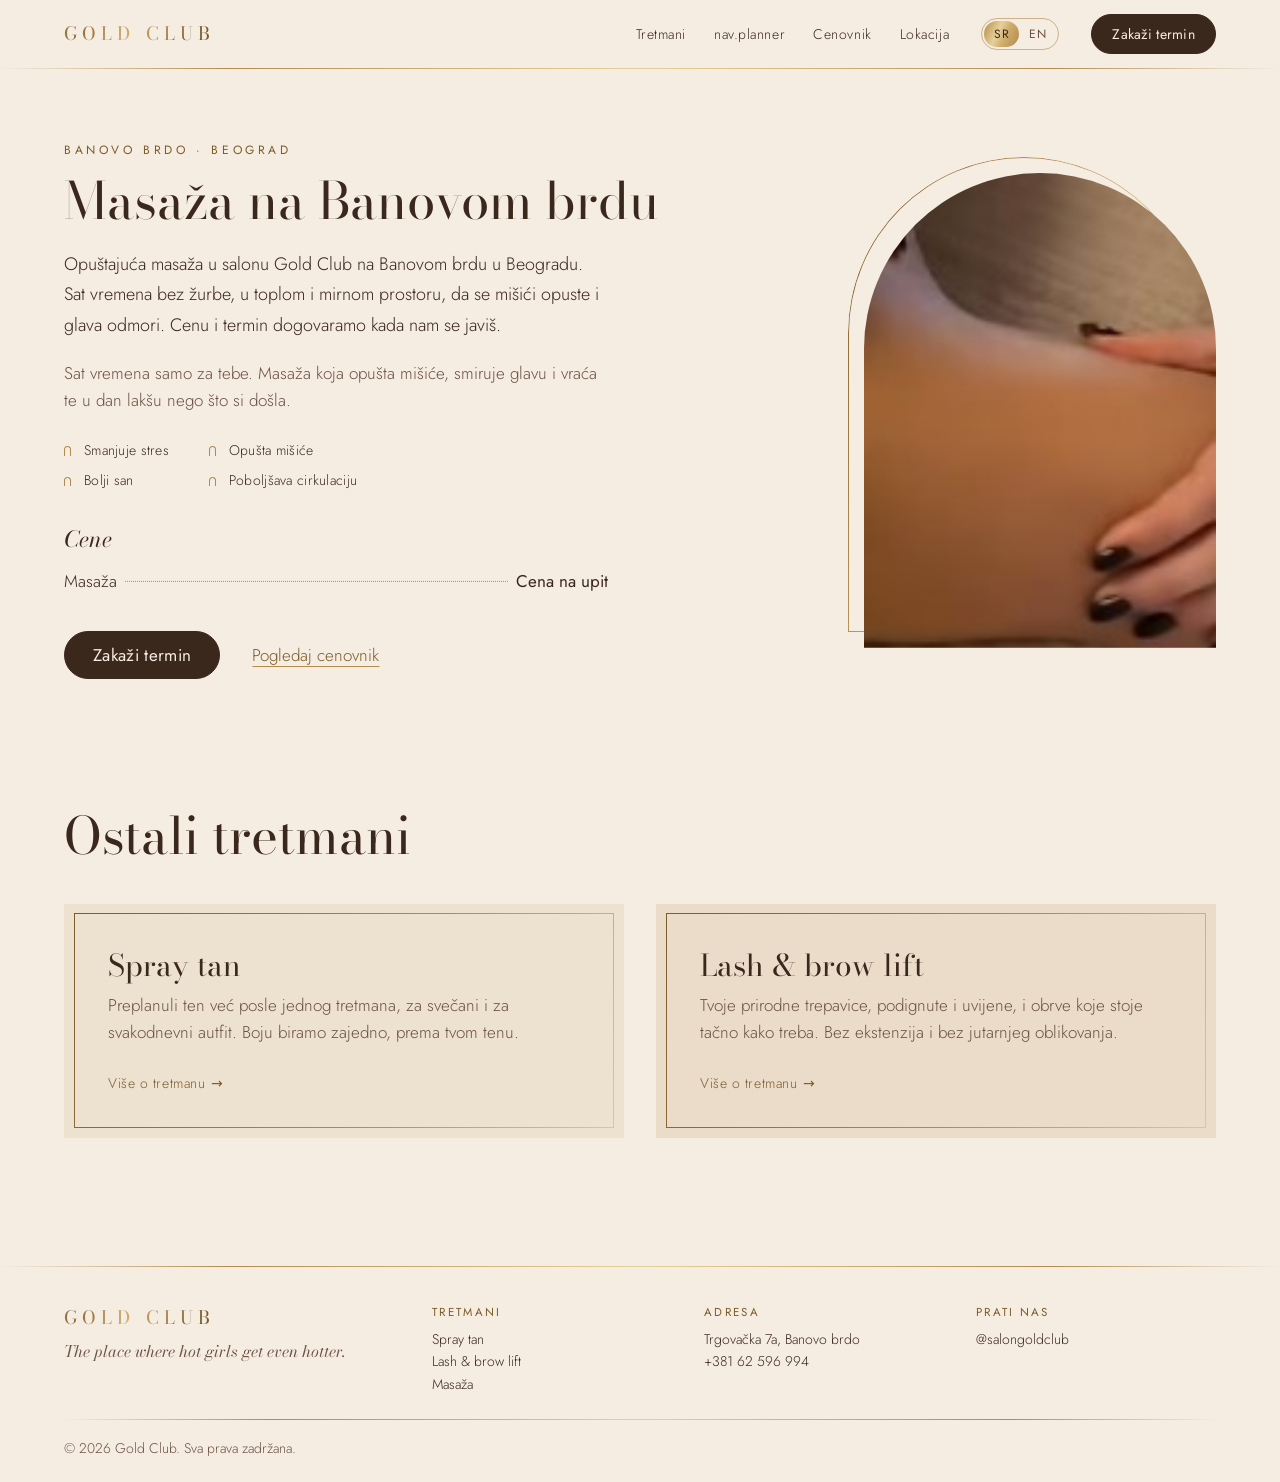
<file: masaza.html>
<!doctype html>
<html lang="sr">
<head>
  <meta charset="utf-8">
  <meta name="viewport" content="width=device-width, initial-scale=1">
  <title>Masaža Beograd, Banovo brdo · Gold Club</title>
  <meta name="description" content="Opuštajuća masaža u salonu Gold Club na Banovom brdu u Beogradu. Sat vremena samo za tebe. Zakazivanje telefonom, Viberom ili online.">
  <meta name="theme-color" content="#F5ECE2">
  <link rel="canonical" href="https://vanjakovacevic1.github.io/GoldClub_BeautySalon/masaza.html">
  <meta property="og:url" content="https://vanjakovacevic1.github.io/GoldClub_BeautySalon/masaza.html">
  <meta property="og:type" content="website">
  <meta property="og:title" content="Masaža Beograd, Banovo brdo · Gold Club">
  <meta property="og:description" content="Opuštajuća masaža u salonu Gold Club na Banovom brdu u Beogradu. Sat vremena samo za tebe. Zakazivanje telefonom, Viberom ili online.">
  <meta property="og:image" content="https://vanjakovacevic1.github.io/GoldClub_BeautySalon/assets/img/massage.jpg">
  <link rel="icon" href="assets/favicon.svg" type="image/svg+xml">
  <link rel="preconnect" href="https://fonts.googleapis.com">
  <link rel="preconnect" href="https://fonts.gstatic.com" crossorigin>
  <link href="https://fonts.googleapis.com/css2?family=Bodoni+Moda:ital,opsz,wght@0,6..96,400;0,6..96,500;1,6..96,400&family=Jost:wght@300;400;500&display=swap" rel="stylesheet">
  <link rel="stylesheet" href="css/styles.css">
  <script type="application/ld+json">
  {
    "@context": "https://schema.org",
    "@type": "Service",
    "name": "Masaža",
    "description": "Sat vremena samo za tebe. Masaža koja opušta mišiće, smiruje glavu i vraća te u dan lakšu nego što si došla.",
    "url": "https://vanjakovacevic1.github.io/GoldClub_BeautySalon/masaza.html",
    "areaServed": "Beograd",
    "provider": {
      "@type": "BeautySalon",
      "@id": "https://vanjakovacevic1.github.io/GoldClub_BeautySalon/#salon",
      "name": "Gold Club",
      "description": "Spray tan, lash & brow lift i masaža u salonu na Banovom brdu, Beograd.",
      "url": "https://vanjakovacevic1.github.io/GoldClub_BeautySalon/",
      "image": "https://vanjakovacevic1.github.io/GoldClub_BeautySalon/assets/img/spraytan-legs.jpg",
      "telephone": "+381 62 596 994",
      "email": "goldclubspraytan@gmail.com",
      "priceRange": "1.900–5.400 RSD",
      "address": {
        "@type": "PostalAddress",
        "streetAddress": "Trgovačka 7a",
        "addressLocality": "Beograd",
        "addressRegion": "Banovo brdo",
        "addressCountry": "RS"
      },
      "areaServed": "Beograd",
      "sameAs": [
        "https://www.instagram.com/salongoldclub"
      ]
    }
  }
  </script>
</head>
<body>
  <a class="skip" href="#main">Preskoči na sadržaj</a>

  <header class="site-header">
    <div class="wrap header-inner">
      <a class="brand" href="index.html" aria-label="Gold Club">Gold Club</a>

      <button class="menu-toggle" aria-expanded="false" aria-controls="site-nav" data-i18n-label="nav.menu" aria-label="Meni">
        <span class="menu-icon" aria-hidden="true"></span>
      </button>

      <nav id="site-nav" class="site-nav">
        <ul>
          <li><a href="index.html#usluge" data-i18n="nav.services">Usluge</a></li>
          <li><a href="spray-tan.html" data-i18n="nav.planner">Spray tan vodič</a></li>
          <li><a href="cenovnik.html" data-i18n="nav.prices">Cenovnik</a></li>
          <li><a href="index.html#lokacija" data-i18n="nav.contact">Lokacija</a></li>
        </ul>
        <div class="lang" role="group" aria-label="Jezik / Language">
          <button type="button" data-lang="sr" aria-pressed="true">SR</button>
          <button type="button" data-lang="en" aria-pressed="false">EN</button>
        </div>
        <button type="button" class="btn btn-small" data-open-booking data-i18n="book">Zakaži termin</button>
      </nav>
    </div>
  </header>

  <main id="main" class="page-treatment">
    <section class="treatment" aria-labelledby="treatment-title">
      <div class="wrap treatment-inner">
        <div class="treatment-copy">
          <p class="eyebrow" data-i18n="treatment.eyebrow">Banovo brdo · Beograd</p>
          <h1 id="treatment-title" class="section-title" data-i18n="massage.title">Masaža na Banovom brdu</h1>
          <p class="treatment-lede" data-i18n="massage.lede">Opuštajuća masaža u salonu Gold Club na Banovom brdu u Beogradu. Sat vremena bez žurbe, u toplom i mirnom prostoru, da se mišići opuste i glava odmori. Cenu i termin dogovaramo kada nam se javiš.</p>
          <div class="service-detail" data-render="service-detail" data-service="massage"><p class="service-intro">Sat vremena samo za tebe. Masaža koja opušta mišiće, smiruje glavu i vraća te u dan lakšu nego što si došla.</p><ul class="points"><li>Smanjuje stres</li><li>Opušta mišiće</li><li>Bolji san</li><li>Poboljšava cirkulaciju</li></ul><h2 class="treatment-subtitle">Cene</h2><ul class="menu-items"><li><span class="item-name">Masaža</span><span class="item-leader" aria-hidden="true"></span><span class="item-price">Cena na upit</span></li></ul></div>
          <div class="hero-actions">
            <button type="button" class="btn" data-open-booking data-i18n="book">Zakaži termin</button>
            <a class="link" href="cenovnik.html#price-massage" data-i18n="hero.prices">Pogledaj cenovnik</a>
          </div>
        </div>
        <figure class="hero-arch">
          <div class="arch-outline" aria-hidden="true"></div>
          <div class="arch">
            <img src="assets/img/massage.jpg" alt="Masaža leđa" width="134" height="196">
          </div>
        </figure>
      </div>
    </section>

    <section class="explore others" aria-labelledby="others-title">
      <div class="wrap">
        <h2 id="others-title" class="section-title" data-i18n="services.others">Ostali tretmani</h2>
        <div class="explore-grid" data-render="other-services" data-service="massage"><a class="explore-card" href="spray-tan.html"><span class="explore-title">Spray tan</span><span class="explore-text">Preplanuli ten već posle jednog tretmana, za svečani i za svakodnevni autfit. Boju biramo zajedno, prema tvom tenu.</span><span class="explore-more">Više o tretmanu</span></a><a class="explore-card" href="lash-brow-lift.html"><span class="explore-title">Lash &amp; brow lift</span><span class="explore-text">Tvoje prirodne trepavice, podignute i uvijene, i obrve koje stoje tačno kako treba. Bez ekstenzija i bez jutarnjeg oblikovanja.</span><span class="explore-more">Više o tretmanu</span></a></div>
      </div>
    </section>
  </main>

  <footer class="site-footer">
    <div class="wrap footer-grid">
      <div>
        <span class="brand">Gold Club</span>
        <p class="footer-tag">The place where hot girls get even hotter.</p>
      </div>
      <div>
        <p class="footer-label" data-i18n="footer.treatments">Tretmani</p>
        <ul class="footer-links" data-render="service-links"><li><a href="spray-tan.html">Spray tan</a></li><li><a href="lash-brow-lift.html">Lash &amp; brow lift</a></li><li><a href="masaza.html">Masaža</a></li></ul>
      </div>
      <div>
        <p class="footer-label" data-i18n="footer.visit">Adresa</p>
        <p>Trgovačka 7a, Banovo brdo<br><a href="tel:+38162596994">+381 62 596 994</a></p>
      </div>
      <div>
        <p class="footer-label" data-i18n="footer.follow">Prati nas</p>
        <p><a href="https://www.instagram.com/salongoldclub" target="_blank" rel="noopener">@salongoldclub</a></p>
      </div>
    </div>
    <div class="wrap footer-base">
      <small>© <span data-year></span> Gold Club. <span data-i18n="footer.rights">Sva prava zadržana.</span></small>
    </div>
  </footer>

  <dialog class="booking" id="booking" aria-labelledby="booking-title">
    <div class="booking-inner">
      <h2 id="booking-title" data-i18n="book.title">Zakaži termin</h2>
      <p data-i18n="book.body">Izaberi kako ti je najlakše. Odgovaramo u toku dana.</p>
      <div class="channels channels-stacked" data-render="channels"></div>
      <form method="dialog">
        <button class="close" data-i18n="book.close">Zatvori</button>
      </form>
    </div>
  </dialog>

  <script src="js/content.js"></script>
  <script src="js/main.js"></script>
</body>
</html>
</file>
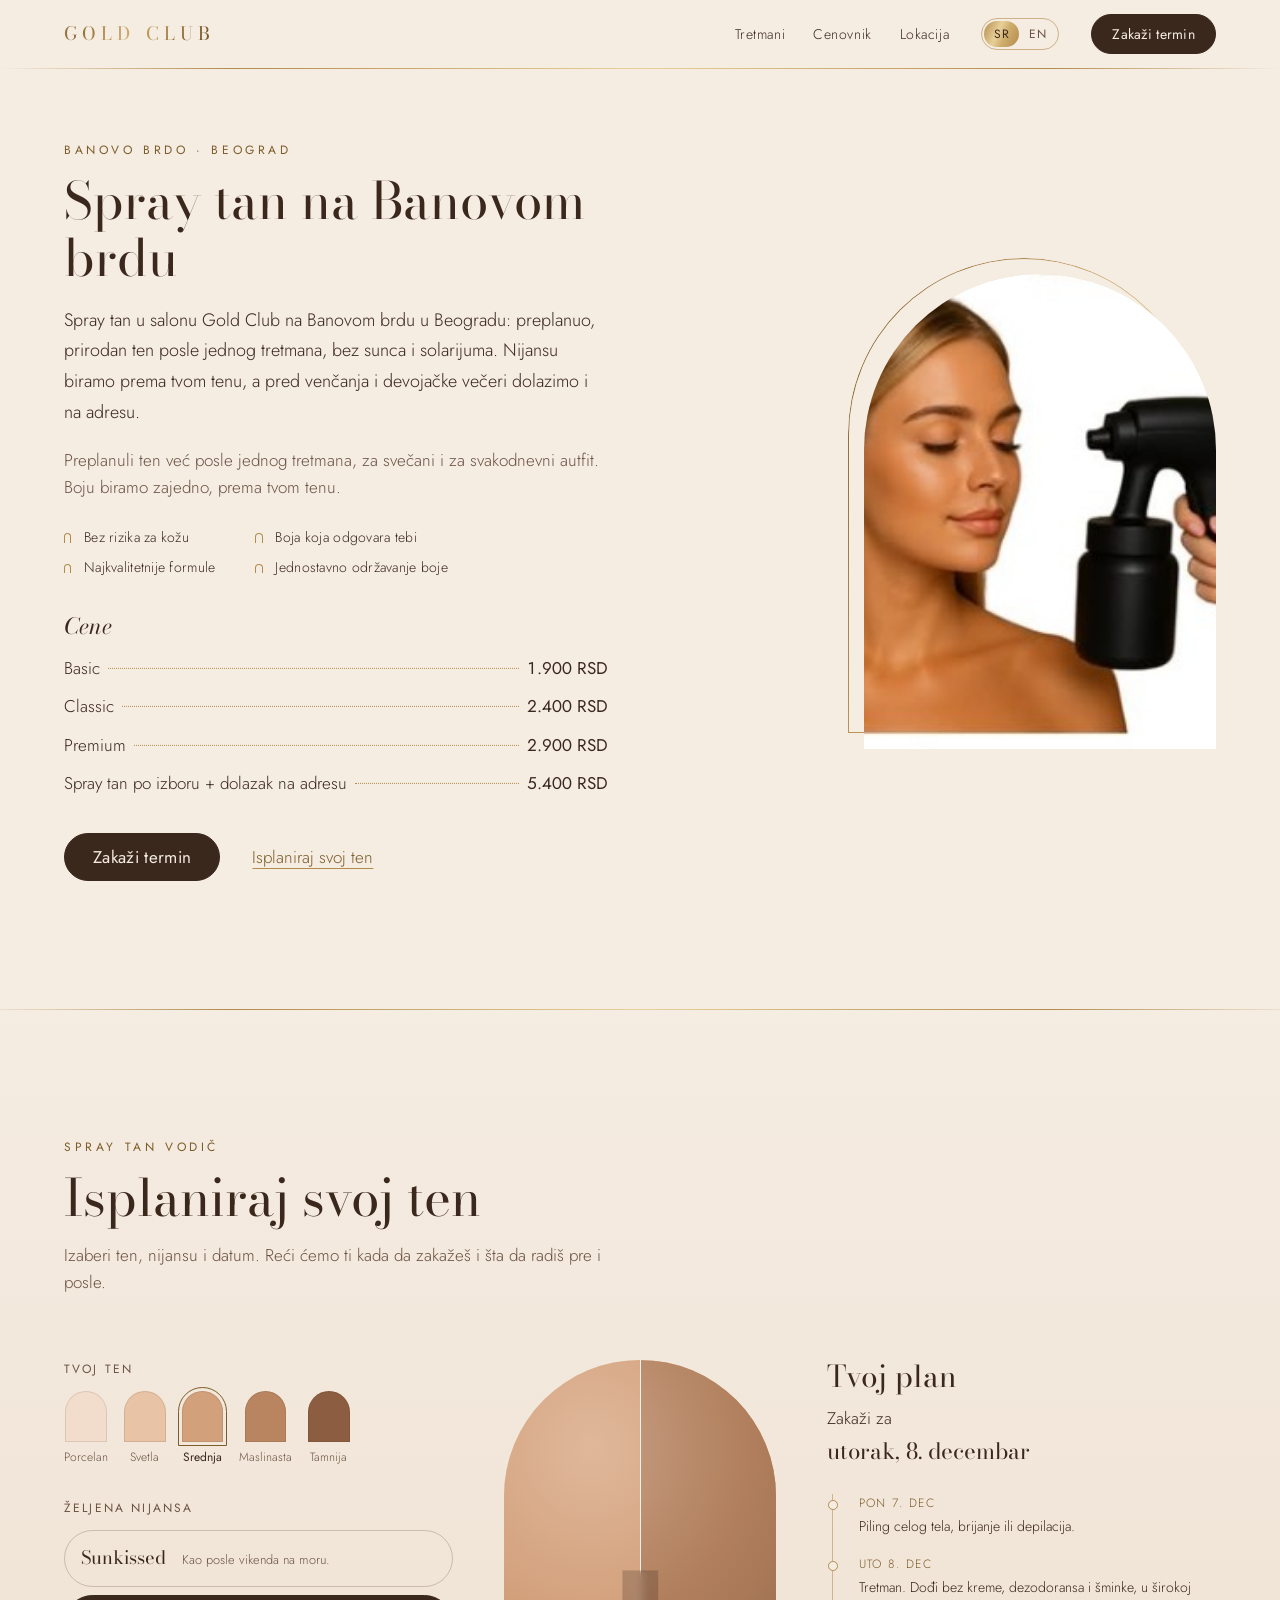
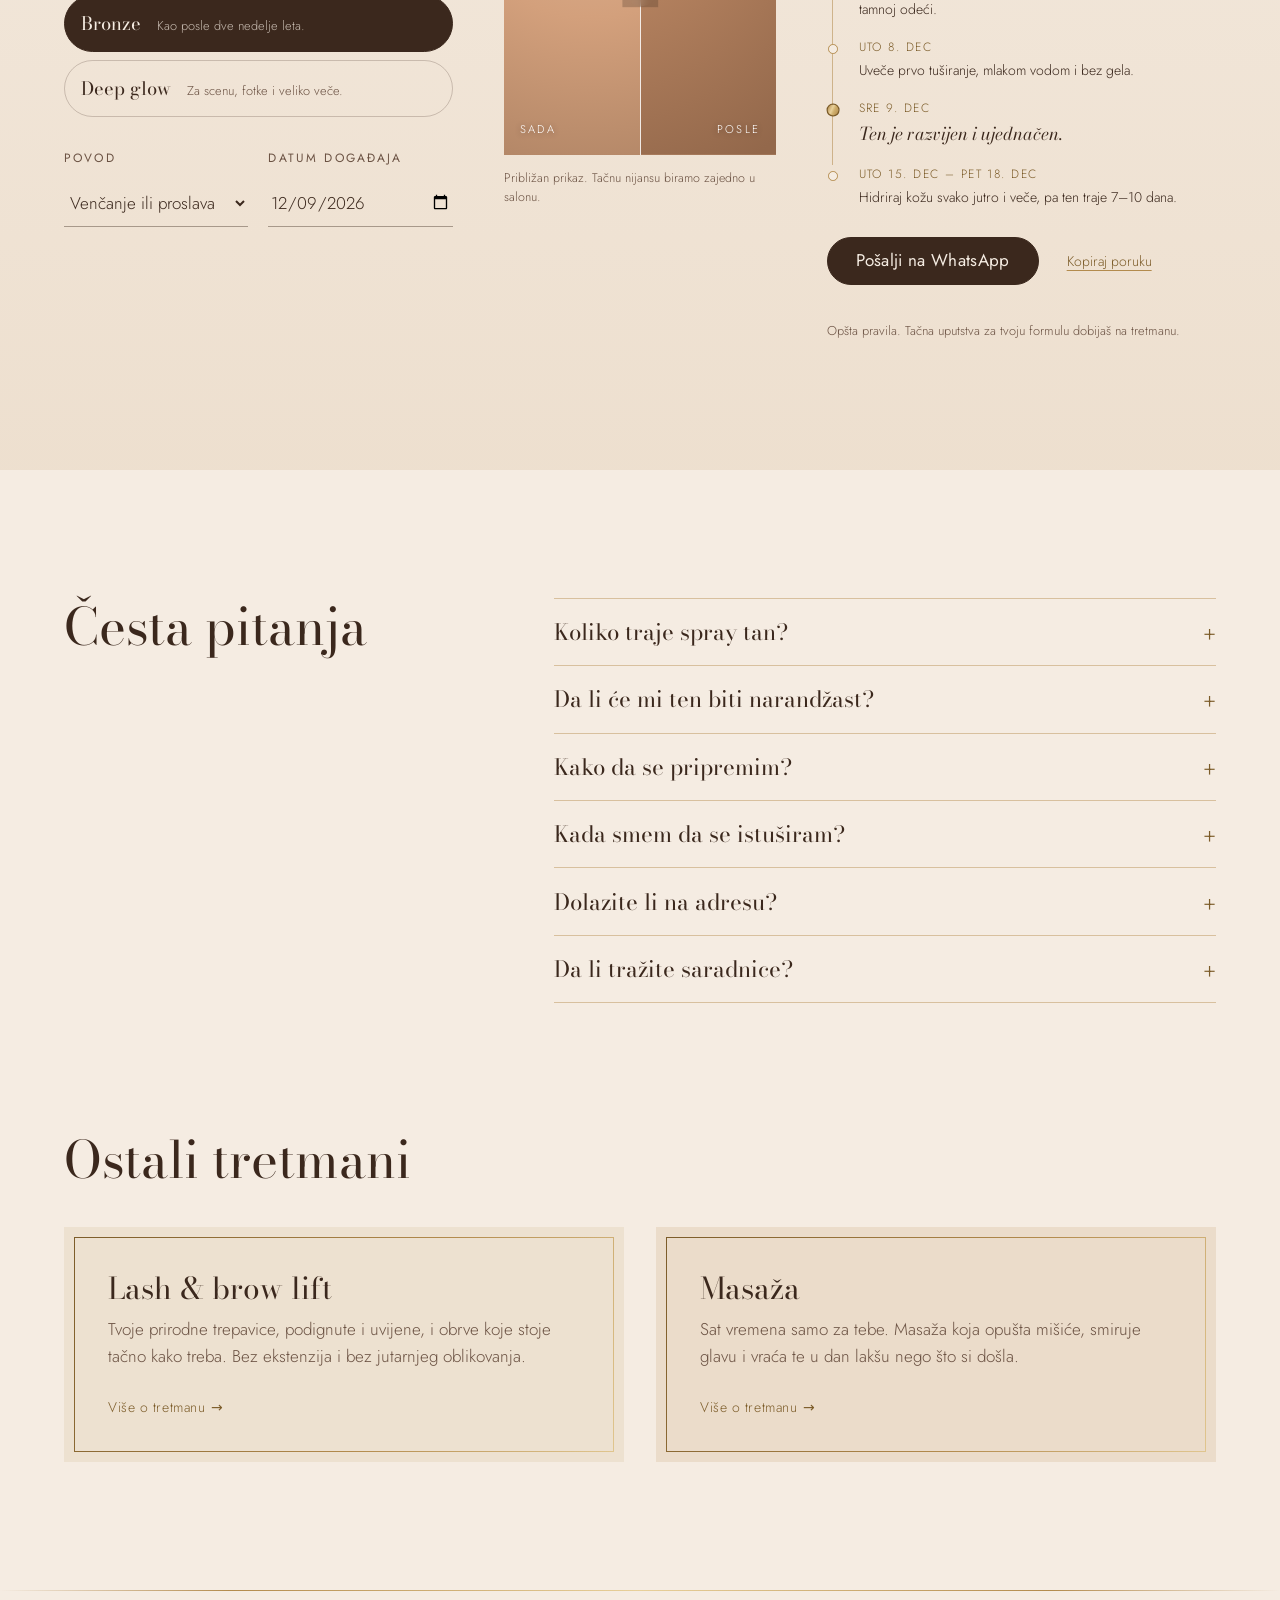
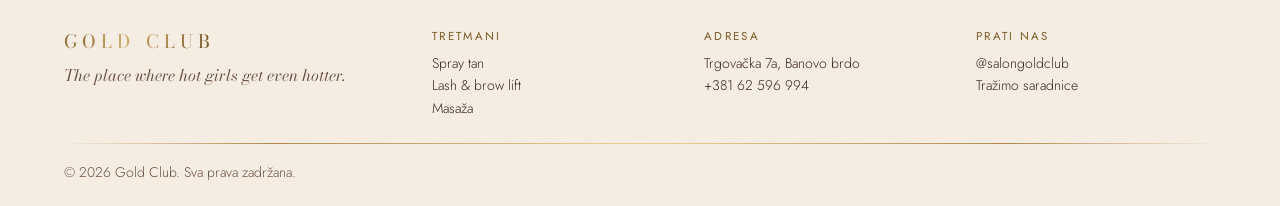
<file: spray-tan.html>
<!doctype html>
<html lang="sr">
<head>
  <meta charset="utf-8">
  <meta name="viewport" content="width=device-width, initial-scale=1">
  <title>Spray tan Beograd, Banovo brdo · Gold Club</title>
  <meta name="description" content="Spray tan na Banovom brdu u Beogradu: prirodan ten posle jednog tretmana, od 1.900 RSD, i dolazak na adresu. Isplaniraj termin, pripremu i negu.">
  <meta name="theme-color" content="#F5ECE2">
  <link rel="canonical" href="https://vanjakovacevic1.github.io/GoldClub_BeautySalon/spray-tan.html">
  <meta property="og:url" content="https://vanjakovacevic1.github.io/GoldClub_BeautySalon/spray-tan.html">
  <meta property="og:type" content="website">
  <meta property="og:title" content="Spray tan Beograd, Banovo brdo · Gold Club">
  <meta property="og:description" content="Spray tan na Banovom brdu u Beogradu: prirodan ten posle jednog tretmana, od 1.900 RSD, i dolazak na adresu. Isplaniraj termin, pripremu i negu.">
  <meta property="og:image" content="https://vanjakovacevic1.github.io/GoldClub_BeautySalon/assets/img/spraytan-legs.jpg">
  <link rel="icon" href="assets/favicon.svg" type="image/svg+xml">
  <link rel="preconnect" href="https://fonts.googleapis.com">
  <link rel="preconnect" href="https://fonts.gstatic.com" crossorigin>
  <link href="https://fonts.googleapis.com/css2?family=Bodoni+Moda:ital,opsz,wght@0,6..96,400;0,6..96,500;1,6..96,400&family=Jost:wght@300;400;500&display=swap" rel="stylesheet">
  <link rel="stylesheet" href="css/styles.css">
  <script type="application/ld+json">
  {
    "@context": "https://schema.org",
    "@type": "Service",
    "name": "Spray tan",
    "description": "Preplanuli ten već posle jednog tretmana, za svečani i za svakodnevni autfit. Boju biramo zajedno, prema tvom tenu.",
    "url": "https://vanjakovacevic1.github.io/GoldClub_BeautySalon/spray-tan.html",
    "areaServed": "Beograd",
    "provider": {
      "@type": "BeautySalon",
      "@id": "https://vanjakovacevic1.github.io/GoldClub_BeautySalon/#salon",
      "name": "Gold Club",
      "description": "Spray tan, lash & brow lift i masaža u salonu na Banovom brdu, Beograd.",
      "url": "https://vanjakovacevic1.github.io/GoldClub_BeautySalon/",
      "image": "https://vanjakovacevic1.github.io/GoldClub_BeautySalon/assets/img/spraytan-legs.jpg",
      "telephone": "+381 62 596 994",
      "email": "goldclubspraytan@gmail.com",
      "priceRange": "1.900–5.400 RSD",
      "address": {
        "@type": "PostalAddress",
        "streetAddress": "Trgovačka 7a",
        "addressLocality": "Beograd",
        "addressRegion": "Banovo brdo",
        "addressCountry": "RS"
      },
      "areaServed": "Beograd",
      "sameAs": [
        "https://www.instagram.com/salongoldclub"
      ]
    },
    "offers": [
      {
        "@type": "Offer",
        "priceCurrency": "RSD",
        "name": "Basic",
        "price": 1900
      },
      {
        "@type": "Offer",
        "priceCurrency": "RSD",
        "name": "Classic",
        "price": 2400
      },
      {
        "@type": "Offer",
        "priceCurrency": "RSD",
        "name": "Premium",
        "price": 2900
      },
      {
        "@type": "Offer",
        "priceCurrency": "RSD",
        "name": "Spray tan po izboru + dolazak na adresu",
        "price": 5400
      }
    ]
  }
  </script>
</head>
<body>
  <a class="skip" href="#main">Preskoči na sadržaj</a>

  <header class="site-header">
    <div class="wrap header-inner">
      <a class="brand" href="index.html" aria-label="Gold Club">Gold Club</a>

      <button class="menu-toggle" aria-expanded="false" aria-controls="site-nav" data-i18n-label="nav.menu" aria-label="Meni">
        <span class="menu-icon" aria-hidden="true"></span>
      </button>

      <nav id="site-nav" class="site-nav">
        <ul>
          <li><a href="index.html#usluge" data-i18n="nav.services">Tretmani</a></li>
          <li><a href="cenovnik.html" data-i18n="nav.prices">Cenovnik</a></li>
          <li><a href="kontakt.html" data-i18n="nav.contact">Lokacija</a></li>
        </ul>
        <div class="lang" role="group" aria-label="Jezik / Language">
          <button type="button" data-lang="sr" aria-pressed="true">SR</button>
          <button type="button" data-lang="en" aria-pressed="false">EN</button>
        </div>
        <button type="button" class="btn btn-small" data-open-booking data-i18n="book">Zakaži termin</button>
      </nav>
    </div>
  </header>

  <main id="main" class="page-treatment">
    <section class="treatment" aria-labelledby="treatment-title">
      <div class="wrap treatment-inner">
        <div class="treatment-copy">
          <p class="eyebrow" data-i18n="treatment.eyebrow">Banovo brdo · Beograd</p>
          <h1 id="treatment-title" class="section-title" data-i18n="spray.title">Spray tan na Banovom brdu</h1>
          <p class="treatment-lede" data-i18n="spray.lede">Spray tan u salonu Gold Club na Banovom brdu u Beogradu: preplanuo, prirodan ten posle jednog tretmana, bez sunca i solarijuma. Nijansu biramo prema tvom tenu, a pred venčanja i devojačke večeri dolazimo i na adresu.</p>
          <div class="service-detail" data-render="service-detail" data-service="spray-tan"><p class="service-intro">Preplanuli ten već posle jednog tretmana, za svečani i za svakodnevni autfit. Boju biramo zajedno, prema tvom tenu.</p><ul class="points"><li>Bez rizika za kožu</li><li>Boja koja odgovara tebi</li><li>Najkvalitetnije formule</li><li>Jednostavno održavanje boje</li></ul><h2 class="treatment-subtitle">Cene</h2><ul class="menu-items"><li><span class="item-name">Basic</span><span class="item-leader" aria-hidden="true"></span><span class="item-price">1.900 RSD</span></li><li><span class="item-name">Classic</span><span class="item-leader" aria-hidden="true"></span><span class="item-price">2.400 RSD</span></li><li><span class="item-name">Premium</span><span class="item-leader" aria-hidden="true"></span><span class="item-price">2.900 RSD</span></li><li><span class="item-name">Spray tan po izboru + dolazak na adresu</span><span class="item-leader" aria-hidden="true"></span><span class="item-price">5.400 RSD</span></li></ul></div>
          <div class="hero-actions">
            <button type="button" class="btn" data-open-booking data-i18n="book">Zakaži termin</button>
            <a class="link" href="#planer" data-i18n="planner.title">Isplaniraj svoj ten</a>
          </div>
        </div>
        <figure class="hero-arch">
          <div class="arch-outline" aria-hidden="true"></div>
          <div class="arch">
            <img src="assets/img/hero-spraytan.jpg" alt="Nanošenje spray tan preparata pištoljem za raspršivanje" width="253" height="280">
          </div>
        </figure>
      </div>
    </section>

    <section class="planner" id="planer" aria-labelledby="planner-title">
      <div class="wrap">
        <div class="planner-head">
          <p class="eyebrow" data-i18n="planner.eyebrow">Spray tan vodič</p>
          <h2 id="planner-title" class="section-title" data-i18n="planner.title">Isplaniraj svoj ten</h2>
          <p class="planner-lede" data-i18n="planner.lede">Izaberi ten, nijansu i datum. Reći ćemo ti kada da zakažeš i šta da radiš pre i posle.</p>
        </div>

        <div class="planner-grid">
          <form class="planner-form" id="planner-form" novalidate>
            <fieldset>
              <legend data-i18n="planner.tone">Tvoj ten</legend>
              <div class="tones" data-render="tones"></div>
            </fieldset>
            <fieldset>
              <legend data-i18n="planner.level">Željena nijansa</legend>
              <div class="levels" data-render="levels"></div>
            </fieldset>
            <div class="field-pair">
              <div class="field">
                <label for="planner-occasion" data-i18n="planner.occasion">Povod</label>
                <select id="planner-occasion" data-render="occasions"></select>
              </div>
              <div class="field">
                <label for="planner-date" data-i18n="planner.date">Datum događaja</label>
                <input type="date" id="planner-date">
              </div>
            </div>
          </form>

          <figure class="planner-preview">
            <div class="skin arch" id="planner-skin">
              <div class="skin-layer skin-before"></div>
              <div class="skin-layer skin-after"></div>
              <span class="skin-divider" aria-hidden="true"></span>
              <span class="skin-label skin-label-before" data-i18n="planner.before">Sada</span>
              <span class="skin-label skin-label-after" data-i18n="planner.after">Posle</span>
              <input type="range" id="planner-split" min="0" max="100" value="50" data-i18n-label="planner.after" aria-label="Posle">
            </div>
            <figcaption data-i18n="planner.approx">Približan prikaz. Tačnu nijansu biramo zajedno u salonu.</figcaption>
          </figure>

          <div class="planner-plan" aria-live="polite">
            <h3 data-i18n="planner.plan">Tvoj plan</h3>
            <p class="plan-book" id="plan-book"></p>
            <ol class="timeline" id="plan-steps"></ol>
            <p class="plan-hint" id="plan-hint" hidden></p>
            <div class="plan-actions">
              <a class="btn" id="plan-whatsapp" href="#" target="_blank" rel="noopener" data-i18n="planner.whatsapp">Pošalji na WhatsApp</a>
              <button type="button" class="link link-button" id="plan-copy" data-i18n="planner.copy">Kopiraj poruku</button>
            </div>
            <p class="plan-status" id="plan-status" role="status"></p>
            <p class="plan-note" data-i18n="planner.note">Opšta pravila. Tačna uputstva za tvoju formulu dobijaš na tretmanu.</p>
          </div>
        </div>
      </div>
    </section>

    <section class="faq" id="pitanja" aria-labelledby="faq-title">
      <div class="wrap faq-inner">
        <h2 id="faq-title" class="section-title" data-i18n="faq.title">Česta pitanja</h2>
        <div class="faq-list" data-render="faq" data-service="spray-tan"><details><summary>Koliko traje spray tan?</summary><p>Obično 7 do 10 dana. Najduže traje ako svaki dan hidriraš kožu i izbegavaš piling i duge tople kupke.</p></details><details><summary>Da li će mi ten biti narandžast?</summary><p>Ne. Nijansu biramo prema tvom tenu i podtonu, a koristimo formule koje daju prirodnu, bronzanu boju.</p></details><details><summary>Kako da se pripremim?</summary><p>Dan ranije uradi piling i brijanje ili depilaciju. Na tretman dođi bez kreme, dezodoransa i šminke, u širokoj tamnoj odeći.</p></details><details><summary>Kada smem da se istuširam?</summary><p>Prvo tuširanje posle otprilike 8 sati, mlakom vodom i bez gela. Tačno vreme zavisi od formule, pa ti to kažemo na tretmanu.</p></details><details><summary>Dolazite li na adresu?</summary><p>Da, za spray tan. Idealno za pripreme pred venčanje ili devojačko veče, kada se sređuje više devojaka.</p></details><details><summary>Da li tražite saradnice?</summary><p>Da. Ako se baviš manikirom, šminkom, trepavicama, depilacijom ili trajnom šminkom i želiš da radiš u salonu, javi nam se. <a class="link" href="kontakt.html#saradnja">Tražimo saradnice →</a></p></details></div>
      </div>
    </section>

    <section class="explore others" aria-labelledby="others-title">
      <div class="wrap">
        <h2 id="others-title" class="section-title" data-i18n="services.others">Ostali tretmani</h2>
        <div class="explore-grid" data-render="other-services" data-service="spray-tan"><a class="explore-card" href="lash-brow-lift.html"><span class="explore-title">Lash &amp; brow lift</span><span class="explore-text">Tvoje prirodne trepavice, podignute i uvijene, i obrve koje stoje tačno kako treba. Bez ekstenzija i bez jutarnjeg oblikovanja.</span><span class="explore-more">Više o tretmanu</span></a><a class="explore-card" href="masaza.html"><span class="explore-title">Masaža</span><span class="explore-text">Sat vremena samo za tebe. Masaža koja opušta mišiće, smiruje glavu i vraća te u dan lakšu nego što si došla.</span><span class="explore-more">Više o tretmanu</span></a></div>
      </div>
    </section>
  </main>

  <footer class="site-footer">
    <div class="wrap footer-grid">
      <div class="footer-brand">
        <span class="brand">Gold Club</span>
        <p class="footer-tag">The place where hot girls get even hotter.</p>
      </div>
      <div class="footer-treatments">
        <p class="footer-label" data-i18n="footer.treatments">Tretmani</p>
        <ul class="footer-links" data-render="service-links"><li><a href="spray-tan.html">Spray tan</a></li><li><a href="lash-brow-lift.html">Lash &amp; brow lift</a></li><li><a href="masaza.html">Masaža</a></li></ul>
      </div>
      <div class="footer-visit">
        <p class="footer-label" data-i18n="footer.visit">Adresa</p>
        <p><a href="kontakt.html">Trgovačka 7a, Banovo brdo</a><br><a class="footer-phone" href="tel:+38162596994">+381 62 596 994</a></p>
      </div>
      <div class="footer-follow">
        <p class="footer-label" data-i18n="footer.follow">Prati nas</p>
        <p class="footer-handle"><a href="https://www.instagram.com/salongoldclub" target="_blank" rel="noopener">@salongoldclub</a></p>
        <div class="footer-icons">
          <a class="footer-icon footer-call" href="tel:+38162596994" data-i18n-label="book.call" aria-label="Pozovi">
            <svg viewBox="0 0 24 24" aria-hidden="true"><path d="M6.6 3.5h2.6l1.4 4-2 1.3a11 11 0 0 0 6.6 6.6l1.3-2 4 1.4v2.6a2 2 0 0 1-2.2 2A16.5 16.5 0 0 1 4.6 5.7a2 2 0 0 1 2-2.2Z"/></svg>
          </a>
          <a class="footer-icon" href="https://www.instagram.com/salongoldclub" target="_blank" rel="noopener" aria-label="Instagram: @salongoldclub">
            <svg viewBox="0 0 24 24" aria-hidden="true"><rect x="3.5" y="3.5" width="17" height="17" rx="5"/><circle cx="12" cy="12" r="4"/><circle cx="17.2" cy="6.8" r=".9"/></svg>
          </a>
        </div>
        <p class="footer-hiring" data-render="hiring"><a href="kontakt.html#saradnja" data-i18n="footer.hiring">Tražimo saradnice</a></p>
      </div>
    </div>
    <div class="wrap footer-base">
      <small>© <span data-year></span> Gold Club. <span data-i18n="footer.rights">Sva prava zadržana.</span></small>
    </div>
  </footer>

  <dialog class="booking" id="booking" aria-labelledby="booking-title">
    <div class="booking-inner">
      <h2 id="booking-title" data-i18n="book.title">Zakaži termin</h2>
      <p data-i18n="book.body">Izaberi kako ti je najlakše. Odgovaramo u toku dana.</p>
      <div class="channels channels-stacked" data-render="channels"></div>
      <form method="dialog">
        <button class="close" data-i18n="book.close">Zatvori</button>
      </form>
    </div>
  </dialog>

  <script src="js/content.js"></script>
  <script src="js/main.js"></script>
</body>
</html>
</file>
<file: css/styles.css>
/* Gold Club
   Palette taken from the salon's own material: cream walls, business-card sand,
   warm latte beige, mocha brown instead of black, gold used as a metal. */

:root {
  --sateen: #F5ECE2;
  --sand: #E7D5BF;
  --latte: #E0CEB6;
  --latte-soft: #EDE1D0;
  --gold: #B38B4D;
  --gold-deep: #7C5C29;
  --gold-light: #E8D09A;
  --mocha: #3B281D;
  --mocha-soft: #6B5243;

  /* Metal: gold as polished foil, not a flat colour. The light band is the shine;
     shift background-position to move it. */
  --foil: linear-gradient(115deg, var(--gold-deep) 0%, var(--gold) 22%, var(--gold-light) 40%, var(--gold) 55%, var(--gold-deep) 75%, var(--gold) 90%, var(--gold-light) 100%);
  /* Darker foil for text on light grounds, so the letters never wash out. */
  --foil-ink: linear-gradient(115deg, var(--gold-deep) 0%, var(--gold) 30%, #D2B06E 45%, var(--gold) 60%, var(--gold-deep) 85%);
  /* Brighter foil for fills behind mocha text (stays above 4.5:1). */
  --foil-bright: linear-gradient(115deg, var(--gold) 0%, var(--gold-light) 40%, #CFAE6C 60%, var(--gold) 100%);
  /* Hairline that catches the light in the middle and fades out at the ends. */
  --foil-rule: linear-gradient(90deg, transparent, var(--gold) 18%, var(--gold-light) 50%, var(--gold) 82%, transparent);

  --serif: "Bodoni Moda", "Didot", "Bodoni 72", Georgia, serif;
  --sans: "Jost", "Futura", "Century Gothic", system-ui, sans-serif;

  /* Type scale: perfect fourth (1.333) from 1.0625rem body */
  --step--1: 0.875rem;
  --step-0: 1.0625rem;
  --step-1: 1.4rem;
  --step-2: 1.875rem;
  --step-3: clamp(2.2rem, 4vw, 3.3rem);
  --step-wm: clamp(4.6rem, 15vw, 11.5rem);

  --gutter: clamp(1rem, 4vw, 3rem);
  --section: clamp(4.5rem, 10vw, 8.5rem);
  --measure: 34rem;
}

*,
*::before,
*::after { box-sizing: border-box; }

html { scroll-behavior: smooth; scroll-padding-top: 5rem; }

body {
  margin: 0;
  background: var(--sateen);
  color: var(--mocha);
  font-family: var(--sans);
  font-weight: 300;
  font-size: var(--step-0);
  line-height: 1.6;
  -webkit-font-smoothing: antialiased;
}

img { display: block; max-width: 100%; }
a { color: inherit; }
h1, h2, h3 { font-family: var(--serif); font-weight: 400; line-height: 1.1; margin: 0; }
/* Lower optical size keeps hairlines visible, e.g. the bar of đ in "Dođi". */
h2, h3 { font-variation-settings: "opsz" 24; }
p { margin: 0; }
figure { margin: 0; }

:focus-visible { outline: 2px solid var(--gold-deep); outline-offset: 3px; }
::selection { background: var(--gold-light); color: var(--mocha); }

.wrap { width: min(100% - 2 * var(--gutter), 72rem); margin-inline: auto; }

.skip {
  position: absolute; left: 1rem; top: -3rem; z-index: 100;
  background: var(--mocha); color: var(--sateen); padding: .5rem 1rem; border-radius: 2rem;
}
.skip:focus { top: 1rem; }

/* ---------- Buttons & links ---------- */

.btn {
  display: inline-flex; align-items: center; justify-content: center;
  min-height: 3rem; padding: 0 1.75rem;
  border: 1px solid var(--mocha); border-radius: 999px;
  background: var(--mocha); color: var(--sateen);
  font: 400 var(--step-0)/1 var(--sans); letter-spacing: .02em;
  cursor: pointer; text-decoration: none; white-space: nowrap;
  transition: background-color .2s, border-color .2s, color .2s;
}
.btn:hover { background: var(--gold-deep); border-color: var(--gold-deep); }
.btn-small { min-height: 2.5rem; padding: 0 1.25rem; font-size: var(--step--1); }

.link {
  color: var(--gold-deep);
  text-decoration: underline;
  text-decoration-color: var(--gold);
  text-decoration-thickness: 1px;
  text-underline-offset: .3em;
  transition: text-decoration-color .2s;
}
.link:hover { text-decoration-color: var(--mocha); color: var(--mocha); }

/* ---------- Header ---------- */

.site-header {
  position: sticky; top: 0; z-index: 20;
  background: color-mix(in srgb, var(--sateen) 88%, transparent);
  backdrop-filter: blur(10px);
  -webkit-backdrop-filter: blur(10px);
  border-bottom: 1px solid color-mix(in srgb, var(--gold) 35%, transparent);
}
.header-inner { display: flex; align-items: center; justify-content: space-between; min-height: 4.25rem; gap: 1rem; }

.brand {
  font-family: var(--serif); font-size: 1.15rem; letter-spacing: .28em;
  text-transform: uppercase; text-decoration: none; white-space: nowrap;
}

.site-nav { display: flex; align-items: center; gap: 2rem; }
.site-nav ul { display: flex; gap: 1.75rem; list-style: none; margin: 0; padding: 0; }
.site-nav ul a { text-decoration: none; font-size: var(--step--1); letter-spacing: .04em; padding: .25rem 0; }
.site-nav ul a:hover { color: var(--gold-deep); }
.site-nav ul a[aria-current="page"] {
  color: var(--gold-deep);
  text-decoration: underline; text-decoration-color: var(--gold);
  text-decoration-thickness: 1px; text-underline-offset: .45em;
}

.lang { display: flex; border: 1px solid color-mix(in srgb, var(--gold) 60%, transparent); border-radius: 999px; padding: 2px; }
.lang button {
  border: 0; background: none; color: var(--mocha-soft);
  font: 400 .75rem/1 var(--sans); letter-spacing: .08em;
  padding: .45rem .6rem; border-radius: 999px; cursor: pointer;
}
.lang button[aria-pressed="true"] { background: var(--sand); color: var(--mocha); }

/* Hamburger: three lines that fold into an X while the menu is open. */
.menu-toggle {
  display: none; place-items: center;
  width: 2.75rem; height: 2.75rem; margin-right: -.6rem; padding: 0;
  border: 0; background: none; color: var(--mocha); cursor: pointer;
}
.menu-icon, .menu-icon::before, .menu-icon::after {
  display: block; width: 1.5rem; height: 1.5px; border-radius: 1px;
  background: currentColor;
  transition: transform .3s cubic-bezier(.2, .7, .2, 1), background-color .2s;
}
.menu-icon { position: relative; }
.menu-icon::before, .menu-icon::after { content: ""; position: absolute; left: 0; }
.menu-icon::before { top: -.45rem; }
.menu-icon::after { top: .45rem; }
.menu-toggle[aria-expanded="true"] .menu-icon { background-color: transparent; }
.menu-toggle[aria-expanded="true"] .menu-icon::before { transform: translateY(.45rem) rotate(45deg); }
.menu-toggle[aria-expanded="true"] .menu-icon::after { transform: translateY(-.45rem) rotate(-45deg); }
.menu-toggle:hover { color: var(--gold-deep); }

@media (max-width: 1000px) {
  .menu-toggle { display: grid; }
  .site-nav {
    position: absolute; inset: 100% 0 auto 0;
    flex-direction: column; align-items: flex-start; gap: 1.5rem;
    padding: 1.5rem var(--gutter) 2rem;
    background: var(--sateen);
    border-bottom: 1px solid color-mix(in srgb, var(--gold) 35%, transparent);
    display: none;
  }
  .site-nav.is-open { display: flex; }
  .site-nav ul { flex-direction: column; gap: 1rem; }
  .site-nav ul a { font-family: var(--serif); font-size: var(--step-2); letter-spacing: 0; }
}

/* ---------- Hero ---------- */

.hero { padding-block: clamp(2.5rem, 7vw, 6rem) var(--section); overflow: hidden; }
.hero-inner {
  display: grid; grid-template-columns: 1.15fr .85fr;
  align-items: end; gap: clamp(2rem, 5vw, 5rem);
}

.wordmark {
  font-size: var(--step-wm);
  line-height: .86;
  letter-spacing: .06em;
  text-transform: uppercase;
  font-weight: 400;
  margin-left: -.06em;
}
.wm-line { display: block; }
.wm-line:last-child { padding-left: .9em; }

.tagline {
  font-family: var(--serif); font-style: italic;
  font-size: var(--step-1); line-height: 1.35;
  margin-top: 2rem; max-width: 22ch;
}
.lede { margin-top: 1rem; max-width: var(--measure); color: var(--mocha-soft); }
.hero-actions { display: flex; flex-wrap: wrap; align-items: center; gap: 1.5rem 2rem; margin-top: 2.25rem; }

/* The arch: the salon's own shelf shape, used as the one signature frame. */
.arch {
  border-radius: 999px 999px 0 0;
  overflow: hidden;
  background: var(--sand);
}
.arch img { width: 100%; height: 100%; object-fit: cover; }

.hero-arch { position: relative; justify-self: end; width: min(100%, 26rem); }
.hero-arch .arch { aspect-ratio: 4 / 5.4; position: relative; }
.hero-arch img { object-position: 62% center; }
.arch-outline {
  position: absolute; inset: -1rem 1rem 1rem -1rem;
  border: 1px solid var(--gold);
  border-radius: 999px 999px 0 0;
}

/* One page-load moment: wordmark settles, arch rises. */
@media (prefers-reduced-motion: no-preference) {
  .wm-line { animation: rise 1.1s cubic-bezier(.2, .7, .2, 1) both; }
  .wm-line:last-child { animation-delay: .12s; }
  .tagline, .lede, .hero-actions { animation: fade .9s ease both .55s; }
  .hero-arch .arch { animation: unveil 1.4s cubic-bezier(.6, 0, .2, 1) both .15s; }
  .arch-outline { animation: fade 1.2s ease both .9s; }
}
@keyframes rise { from { opacity: 0; transform: translateY(.25em); } }
@keyframes fade { from { opacity: 0; } }
@keyframes unveil { from { clip-path: inset(100% 0 0 0); } to { clip-path: inset(0 0 0 0); } }

@media (max-width: 760px) {
  .hero-inner { grid-template-columns: 1fr; }
  .hero-arch { justify-self: center; width: min(80%, 20rem); margin-top: 1rem; }
  .hero-arch .arch { aspect-ratio: 4 / 4.6; }
}

/* ---------- Sections ---------- */

.section-title { font-size: var(--step-3); }

/* Title on the left, a quiet link on the right. */
.section-head {
  display: flex; flex-wrap: wrap; align-items: baseline; justify-content: space-between;
  gap: 1rem 2rem; margin-bottom: clamp(2.5rem, 6vw, 4rem);
}
.section-head .link { font-size: var(--step--1); }
.section-head .link::after { content: " →"; }

.services {
  padding-block: var(--section);
  background: color-mix(in srgb, var(--sand) 45%, var(--sateen));
  border-top: 1px solid color-mix(in srgb, var(--gold) 35%, transparent);
}

/* Home treatment cards. Built for any number of treatments: cards share a row
   and wrap, with an odd one out centred under the rest. */
.service-grid {
  display: flex; flex-wrap: wrap; justify-content: center;
  gap: clamp(2.5rem, 5vw, 4rem) clamp(1.5rem, 3.5vw, 3rem);
}
.service-card {
  flex: 1 1 15rem; max-width: 22rem;
  display: flex; flex-direction: column;
  text-decoration: none;
}
.service-card .arch { aspect-ratio: 1 / 1.2; }
.service-card .arch img { transition: transform 1.2s cubic-bezier(.2, .7, .2, 1); }
.service-card:hover .arch img { transform: scale(1.04); }

.service-name { font-size: var(--step-2); margin-top: 1.5rem; }
.service-intro { margin-top: 1.25rem; max-width: var(--measure); }
.service-card .service-intro { margin: .75rem 0 1.5rem; color: var(--mocha-soft); font-size: var(--step--1); line-height: 1.65; }
/* margin-top: auto pins the price line to the bottom, level across a row of cards. */
.service-card .service-price { margin-top: auto; justify-content: space-between; font-size: 1.15rem; }
.service-card .explore-more { padding-top: 0; font-family: var(--sans); }
.service-card:hover .explore-more::after { transform: translateX(.3rem); }

.points {
  list-style: none; padding: 0; margin: 1.5rem 0 0;
  display: grid; grid-template-columns: repeat(2, minmax(0, max-content)); gap: .5rem 2.5rem;
}
.points li { position: relative; padding-left: 1.25rem; font-size: var(--step--1); letter-spacing: .02em; }
.points li::before {
  content: ""; position: absolute; left: 0; top: .55em;
  width: .45rem; height: .6rem;
  border: 1px solid var(--gold); border-bottom: 0;
  border-radius: 999px 999px 0 0;
}

.service-price {
  display: flex; flex-wrap: wrap; align-items: baseline; gap: .5rem 1.5rem;
  margin-top: 2rem; padding-top: 1.25rem;
  border-top: 1px solid color-mix(in srgb, var(--gold) 45%, transparent);
  max-width: var(--measure);
  font-family: var(--serif); font-size: var(--step-1);
}
.service-price .link { font-family: var(--sans); font-size: var(--step--1); }

@media (max-width: 760px) {
  .points { grid-template-columns: 1fr; }
}

/* Phones: one row that scrolls sideways, the next card peeking in at the edge. */
@media (max-width: 640px) {
  .service-grid {
    flex-wrap: nowrap; justify-content: flex-start; gap: 1.25rem;
    overflow-x: auto; overscroll-behavior-x: contain;
    scroll-snap-type: x mandatory; scroll-padding-inline: var(--gutter);
    margin-inline: calc(-1 * var(--gutter)); padding: 0 var(--gutter) .75rem;
    scrollbar-width: none;
  }
  .service-grid::-webkit-scrollbar { display: none; }
  .service-card { flex: 0 0 76%; scroll-snap-align: start; }
}

/* ---------- Price menu ---------- */

.prices { background: var(--latte); padding-block: var(--section); }

.menu-card {
  background: var(--sateen);
  padding: clamp(2rem, 6vw, 4.5rem);
  max-width: 60rem; margin-inline: auto;
}

.menu-title { display: flex; flex-direction: column; gap: .25rem; font-size: var(--step-3); }
.menu-brand { font-size: var(--step--1); font-family: var(--sans); letter-spacing: .3em; text-transform: uppercase; color: var(--gold-deep); }

.menu-groups {
  display: grid; grid-template-columns: repeat(auto-fit, minmax(min(100%, 22rem), 1fr));
  gap: 2.75rem 4rem; margin-top: 3rem;
}
.menu-group h3 {
  font-size: var(--step-1); font-style: italic;
  padding-bottom: .6rem; margin-bottom: 1rem;
  border-bottom: 1px solid color-mix(in srgb, var(--gold) 55%, transparent);
}
.menu-items { list-style: none; margin: 0; padding: 0; display: grid; gap: .7rem; }
.menu-items li { display: flex; align-items: baseline; gap: .5rem; }
.item-name { flex: 0 1 auto; }
.item-leader { flex: 1 1 1.5rem; border-bottom: 1px dotted var(--gold); transform: translateY(-.3em); min-width: 1.5rem; }
.item-price { flex: none; font-variant-numeric: tabular-nums lining-nums; white-space: nowrap; font-weight: 400; }

.menu-note { margin-top: 3rem; font-size: var(--step--1); color: var(--mocha-soft); max-width: var(--measure); }

/* ---------- Explore: link cards ("Ostali tretmani" on treatment pages) ---------- */

.explore { padding-block: 0 var(--section); }
.explore-grid { display: grid; grid-template-columns: repeat(auto-fit, minmax(min(100%, 22rem), 1fr)); gap: clamp(1rem, 2.5vw, 2rem); }
.explore-card {
  display: flex; flex-direction: column; gap: .6rem;
  padding: clamp(2rem, 4vw, 2.75rem);
  background: var(--latte-soft);
  text-decoration: none;
  transition: background-color .25s;
}
.explore-card:nth-child(even) { background: color-mix(in srgb, var(--sand) 70%, var(--sateen)); }
.explore-card:hover { background: var(--latte); }
.explore-card .eyebrow { margin-bottom: 0; }
.explore-title { font-family: var(--serif); font-size: var(--step-2); line-height: 1.15; font-variation-settings: "opsz" 24; }
.explore-text { max-width: var(--measure); color: var(--mocha-soft); }
.explore-more {
  margin-top: auto; padding-top: 1rem;
  color: var(--gold-deep); font-size: var(--step--1); letter-spacing: .04em;
}
.explore-more::after { content: "→"; display: inline-block; margin-left: .4em; transition: transform .25s; }

/* Subpages start right under the header, so their first section needs less top space. */
.page-prices > section:first-child,
.page-contact > section:first-child { padding-top: clamp(2.5rem, 6vw, 4.5rem); border-top: 0; }
.explore-card:hover .explore-more::after { transform: translateX(.3rem); }

/* ---------- Treatment pages ---------- */

.treatment { padding-block: clamp(2.5rem, 6vw, 4.5rem) var(--section); overflow: hidden; }
.treatment-inner {
  display: grid; grid-template-columns: minmax(0, 1.15fr) minmax(0, .85fr);
  gap: clamp(2rem, 6vw, 6rem); align-items: center;
}
.treatment-lede { margin-top: 1.25rem; max-width: var(--measure); font-size: 1.125rem; line-height: 1.7; }
.service-detail { max-width: var(--measure); }
.service-detail .service-intro { color: var(--mocha-soft); }
.treatment-subtitle { font-size: var(--step-1); font-style: italic; margin: 2.25rem 0 1rem; }
.treatment .hero-arch { width: min(100%, 22rem); }
.hero-arch-left img { object-position: 30% center; }

/* Process: numbered steps on a gold line, like the salon's own graphic. */
.process {
  padding-block: var(--section);
  background: color-mix(in srgb, var(--sand) 55%, var(--sateen));
  --process-bg: color-mix(in srgb, var(--sand) 55%, var(--sateen));
}
.process-lede { margin-top: 1rem; max-width: var(--measure); color: var(--mocha-soft); }
.process-steps {
  position: relative; list-style: none; margin: clamp(2.5rem, 5vw, 3.5rem) 0 0; padding: 0;
  display: grid; grid-template-columns: repeat(5, minmax(0, 1fr)); gap: 2rem 1.75rem;
}
.process-steps::before {
  content: ""; position: absolute; top: .45rem; left: 0; right: 0; height: 1px;
  background: var(--foil-rule);
}
.process-steps li { position: relative; padding-top: 2.1rem; }
.process-steps li::before {
  content: ""; position: absolute; top: 0; left: 0;
  width: .9rem; height: .9rem; border-radius: 50%;
  background: var(--foil-bright); box-shadow: 0 0 0 5px var(--process-bg);
}
.process-num { font-size: .72rem; letter-spacing: .2em; text-transform: uppercase; color: var(--gold-deep); }
.process-steps h3 { font-size: var(--step-1); font-style: italic; margin-top: .3rem; }
.process-steps p { margin-top: .6rem; font-size: var(--step--1); color: var(--mocha-soft); }

@media (max-width: 860px) {
  .process-steps { grid-template-columns: 1fr; gap: 1.75rem; }
  /* One segment per step, from its dot down to the next, so the line stops at the last dot. */
  .process-steps::before { display: none; }
  .process-steps li:not(:last-child)::after {
    content: ""; position: absolute; left: .45rem; top: .8rem; bottom: -2.1rem; width: 1px;
    background: linear-gradient(180deg, var(--gold), var(--gold-light));
  }
  .process-steps li { padding: 0 0 0 2.25rem; }
  .process-steps li::before { top: .35rem; }
}

.others .section-title { margin-bottom: clamp(1.5rem, 4vw, 2.5rem); }

@media (max-width: 760px) {
  .treatment-inner { grid-template-columns: 1fr; }
  .treatment .hero-arch { justify-self: center; width: min(80%, 18rem); margin-top: 1rem; grid-row: 1; }
}

/* ---------- Salon ---------- */

.salon { padding-block: var(--section); }
.salon-inner { display: grid; grid-template-columns: minmax(0, 1fr) minmax(0, 1fr); gap: clamp(2rem, 7vw, 7rem); align-items: center; }
.salon-photo img { width: 100%; aspect-ratio: 4 / 5; object-fit: cover; border-radius: .25rem; }
.salon-copy p { margin-top: 1.5rem; max-width: var(--measure); font-size: 1.125rem; line-height: 1.7; }
.salon-link { display: inline-block; margin-top: 1.75rem; font-size: var(--step--1); }
.salon-link::after { content: " →"; }

@media (max-width: 760px) {
  .salon-inner { grid-template-columns: 1fr; }
}

/* ---------- Reviews ---------- */

.reviews {
  padding-block: var(--section);
  border-top: 1px solid color-mix(in srgb, var(--gold) 35%, transparent);
  overflow: hidden;
}
.reviews-head {
  display: flex; flex-wrap: wrap; align-items: end; justify-content: space-between;
  gap: 1.5rem; margin-bottom: clamp(2rem, 5vw, 3.5rem);
}
.reviews-arrows { display: flex; gap: .75rem; }
.arrow {
  display: inline-grid; place-items: center;
  width: 3rem; height: 3rem; padding: 0;
  border: 1px solid color-mix(in srgb, var(--mocha) 35%, transparent); border-radius: 999px;
  background: none; color: var(--mocha); cursor: pointer;
  transition: border-color .2s, background-color .2s;
}
.arrow:hover { border-color: var(--mocha); background: var(--sand); }
.arrow svg { width: 1.1rem; height: 1.1rem; fill: none; stroke: currentColor; stroke-width: 1.4; stroke-linecap: round; stroke-linejoin: round; }

.carousel-viewport {
  overflow: hidden;
  touch-action: pan-y;
  cursor: grab;
  user-select: none;
  -webkit-user-select: none;
}
.carousel-viewport.is-dragging { cursor: grabbing; }

.carousel-track {
  --per-view: 3;
  --gap: clamp(1rem, 2.5vw, 2rem);
  display: flex; gap: var(--gap);
  will-change: transform;
}
.carousel-track.is-animating { transition: transform .6s cubic-bezier(.2, .7, .2, 1); }

.review {
  flex: 0 0 calc((100% - (var(--per-view) - 1) * var(--gap)) / var(--per-view));
  display: flex; flex-direction: column;
  padding: 2.25rem 2rem 2rem;
  background: color-mix(in srgb, var(--sand) 45%, var(--sateen));
}
.stars { color: var(--gold); letter-spacing: .25em; font-size: var(--step--1); }
.review blockquote { margin: 1.25rem 0 0; flex: 1; }
.review blockquote p {
  font-family: var(--serif); font-style: italic;
  font-size: 1.2rem; line-height: 1.5;
}
.review blockquote p::before { content: "\201E"; }
.review blockquote p::after { content: "\201C"; }
:lang(en) .review blockquote p::before { content: "\201C"; }
:lang(en) .review blockquote p::after { content: "\201D"; }
.review footer {
  display: flex; flex-direction: column; gap: .1rem;
  margin-top: 1.75rem; padding-top: 1rem;
  border-top: 1px solid color-mix(in srgb, var(--gold) 45%, transparent);
}
.review-name { font-weight: 400; }
.review-service { font-size: var(--step--1); color: var(--mocha-soft); }

.carousel-dots { display: flex; justify-content: center; gap: .25rem; margin-top: 2rem; }
.carousel-dots button {
  width: 1.75rem; height: 1.75rem; padding: 0; border: 0; background: none; cursor: pointer;
  display: grid; place-items: center;
}
.carousel-dots button::before {
  content: ""; width: .5rem; height: .5rem; border-radius: 50%;
  border: 1px solid var(--gold); transition: background-color .2s, transform .2s;
}
.carousel-dots button[aria-current="true"]::before { background: var(--gold); transform: scale(1.2); }

@media (max-width: 1000px) { .carousel-track { --per-view: 2; } }
@media (max-width: 640px) {
  .carousel-track { --per-view: 1; }
  .review { padding: 2rem 1.6rem 1.75rem; }
}

/* ---------- Contact ---------- */

.contact { background: var(--sand); padding-block: var(--section); }
.contact-inner { display: grid; grid-template-columns: minmax(0, 1fr) minmax(0, 1.1fr); gap: clamp(2rem, 6vw, 5rem); align-items: start; }

.contact-lede { margin-top: 1.25rem; max-width: var(--measure); color: var(--mocha-soft); }
.contact-list { margin: 2.25rem 0 0; display: grid; gap: 1.25rem; }
.contact-list > div { display: grid; grid-template-columns: 8.5rem 1fr; gap: 1rem; }
.contact-list dt { color: var(--mocha-soft); font-size: var(--step--1); padding-top: .15em; }
.contact-list dd { margin: 0; }
.contact-list dd a:not(.link) { text-decoration: none; }
.contact-list dd a:not(.link):hover { color: var(--gold-deep); }
.contact-list .link { font-size: var(--step--1); }

.channels { display: flex; flex-wrap: wrap; gap: .75rem; margin-top: 2.5rem; }
.channel {
  display: inline-flex; align-items: center; gap: .6rem;
  min-height: 2.75rem; padding: 0 1.1rem;
  border: 1px solid color-mix(in srgb, var(--mocha) 35%, transparent); border-radius: 999px;
  text-decoration: none; font-size: var(--step--1);
  transition: border-color .2s, background-color .2s;
}
.channel:hover { border-color: var(--mocha); background: color-mix(in srgb, var(--sateen) 60%, transparent); }
.channel-primary { background: var(--mocha); border-color: var(--mocha); color: var(--sateen); }
.channel-primary:hover { background: var(--gold-deep); border-color: var(--gold-deep); }
.channel svg { width: 1.1rem; height: 1.1rem; fill: none; stroke: currentColor; stroke-width: 1.4; stroke-linejoin: round; }

.map { border-radius: 999px 999px 0 0; overflow: hidden; background: var(--latte-soft); aspect-ratio: 4 / 4.2; max-width: 100%; }
.map-placeholder {
  height: 100%; display: grid; place-content: center; justify-items: center; gap: 1rem;
  padding: 2rem; text-align: center;
  background:
    repeating-linear-gradient(90deg, transparent 0 3.5rem, color-mix(in srgb, var(--gold) 16%, transparent) 3.5rem calc(3.5rem + 1px)),
    repeating-linear-gradient(0deg, transparent 0 3.5rem, color-mix(in srgb, var(--gold) 16%, transparent) 3.5rem calc(3.5rem + 1px)),
    var(--latte-soft);
}
.map-address { font-family: var(--serif); font-size: var(--step-2); line-height: 1.15; }
.map-address span { font-style: italic; font-size: var(--step-1); color: var(--mocha-soft); }
.map-placeholder small { color: var(--mocha-soft); font-size: .8rem; max-width: 18rem; }
/* Taller than its frame so Google's place card sits above the visible area. */
.map iframe { display: block; width: 100%; height: calc(100% + 7rem); margin-top: -7rem; border: 0; filter: sepia(.25) saturate(.8); }

@media (max-width: 760px) {
  .contact-inner { grid-template-columns: 1fr; }
  .contact-list > div { grid-template-columns: 1fr; gap: .15rem; }
  .map { aspect-ratio: 1 / 1.05; }
}

/* ---------- Hiring ---------- */

.hiring { background: var(--mocha); color: var(--sateen); padding-block: clamp(3.5rem, 7vw, 5.5rem); }
.hiring-inner { display: grid; gap: 1.25rem; justify-items: start; }
.hiring h2 { font-size: var(--step-2); }
.hiring p { max-width: var(--measure); color: color-mix(in srgb, var(--sateen) 80%, transparent); }
.roles { list-style: none; margin: .25rem 0 .5rem; padding: 0; display: flex; flex-wrap: wrap; gap: .5rem; }
.roles li { border: 1px solid color-mix(in srgb, var(--gold) 70%, transparent); border-radius: 999px; padding: .3rem .9rem; font-size: var(--step--1); }
.hiring .link { color: var(--sand); text-decoration-color: var(--gold); }
.hiring .link:hover { color: var(--sateen); text-decoration-color: var(--sateen); }

/* ---------- Booking band: the home page's closing call to action ----------
   A framed card with a foil hairline inside the edge, like the price menu, on latte beige. */

.cta-band { background: var(--latte); padding-block: clamp(3.5rem, 8vw, 6rem); }
.cta-inner {
  position: relative; max-width: 50rem; margin-inline: auto;
  --frame-inset: .75rem;
  padding: clamp(3rem, 7vw, 4.5rem) clamp(1.75rem, 6vw, 4rem);
  text-align: center;
  background: color-mix(in srgb, var(--latte-soft) 70%, var(--latte));
}
.cta-title { font-size: var(--step-3); text-wrap: balance; }
.cta-visit { margin-top: 1rem; color: var(--mocha-soft); font-size: var(--step--1); letter-spacing: .03em; text-wrap: balance; }
.cta-actions {
  display: flex; flex-wrap: wrap; justify-content: center; align-items: center;
  gap: 1rem 1.75rem; margin-top: 2rem;
}
.cta-phone { font-family: var(--serif); font-size: var(--step-1); text-decoration: none; font-variant-numeric: lining-nums; }
.cta-phone:hover { color: var(--gold-deep); }
.cta-gift {
  margin: 2.25rem auto 0; padding-top: 1.25rem; max-width: 24rem;
  border-top: 1px solid color-mix(in srgb, var(--gold) 45%, transparent);
  font-size: var(--step--1);
}
.cta-gift .link::after { content: " →"; }

/* ---------- Footer ---------- */

.site-footer { padding-block: clamp(3rem, 6vw, 4.5rem) 2rem; }
.footer-grid { display: grid; grid-template-columns: 1.4fr 1fr 1fr 1fr; gap: 2rem; font-size: var(--step--1); }
.footer-links { list-style: none; margin: 0; padding: 0; display: grid; gap: .2rem; }
.footer-grid a { text-decoration: none; }
.footer-grid a:hover { color: var(--gold-deep); }
.footer-tag { margin-top: .75rem; font-family: var(--serif); font-style: italic; font-size: 1.05rem; color: var(--mocha-soft); max-width: 22ch; }
.footer-hiring { margin-top: .2rem; }
.footer-label { color: var(--gold-deep); letter-spacing: .2em; text-transform: uppercase; font-size: .72rem; margin-bottom: .6rem; font-weight: 400; }
.footer-base { margin-top: 2.5rem; padding-top: 1.25rem; border-top: 1px solid color-mix(in srgb, var(--gold) 35%, transparent); }
.site-footer small { color: var(--mocha-soft); font-size: var(--step--1); }
/* Wide screens: a compact footer, with the tagline on one line and the copyright close under it. */
@media (min-width: 901px) {
  .site-footer {
    padding-block: 2.25rem 1.25rem;
    border-top: 1px solid color-mix(in srgb, var(--gold) 35%, transparent);
    border-image: var(--foil-rule) 1;
  }
  .footer-hiring { margin-top: 0; }
  .footer-grid { gap: 1.5rem 2rem; }
  .footer-tag { margin-top: .4rem; max-width: none; font-size: 1rem; }
  .footer-label { margin-bottom: .4rem; }
  .footer-links { gap: 0; }
  .footer-base { margin-top: 1.5rem; padding-top: .9rem; }
}
/* Footer icons: Instagram on phones and tablets (in place of the handle), plus a
   call button on phones only. */
.footer-icons { display: none; gap: .6rem; }
.footer-icon {
  display: grid; place-items: center;
  width: 2.75rem; height: 2.75rem; border-radius: 50%;
  border: 1px solid color-mix(in srgb, var(--gold) 70%, transparent);
  color: var(--gold-deep);
  transition: background-color .2s, color .2s, border-color .2s;
}
.footer-icon:hover { background: var(--mocha); border-color: var(--mocha); color: var(--sateen); }
.footer-icon svg { width: 1.3rem; height: 1.3rem; fill: none; stroke: currentColor; stroke-width: 1.4; stroke-linejoin: round; }
.footer-call { display: none; }
/* A phone: narrow and touch. Tablets and narrowed desktop windows don't qualify. */
@media (max-width: 640px) and (pointer: coarse) {
  .footer-call { display: grid; }
}

/* Phones and tablets: just the name, the address and the Instagram logo. */
@media (max-width: 900px) {
  .site-footer { padding-block: 2rem 1.25rem; }
  .footer-grid {
    grid-template-columns: minmax(0, 1fr) auto;
    grid-template-areas: "brand follow" "visit follow";
    align-items: center; gap: .35rem 1rem;
  }
  .footer-brand { grid-area: brand; }
  .footer-visit { grid-area: visit; }
  .footer-follow { grid-area: follow; }
  .footer-tag, .footer-treatments, .footer-label,
  .footer-visit br, .footer-phone,
  .footer-handle, .footer-hiring { display: none; }
  .footer-icons { display: flex; }
  .footer-base { margin-top: 1.25rem; padding-top: .9rem; }
}

/* ---------- Booking dialog ---------- */

.booking {
  border: 0; padding: 0; background: transparent; color: var(--mocha);
  width: min(100% - 2rem, 26rem);
}
.booking::backdrop { background: color-mix(in srgb, var(--mocha) 55%, transparent); }
.booking-inner {
  background: var(--sateen);
  border-radius: 999px 999px 0 0;
  padding: 5.5rem 2rem 2rem;
  text-align: center;
}
.booking h2 { font-size: var(--step-2); }
.booking p { margin-top: .75rem; color: var(--mocha-soft); }
.channels-stacked { flex-direction: column; margin-top: 1.75rem; }
.channels-stacked .channel { justify-content: center; font-size: var(--step-0); min-height: 3rem; }
.close {
  margin-top: 1.25rem; border: 0; background: none; color: var(--mocha-soft);
  font: 400 var(--step--1) var(--sans); text-decoration: underline; text-underline-offset: .3em; cursor: pointer;
  padding: .5rem;
}

@media (prefers-reduced-motion: no-preference) {
  .booking[open] .booking-inner { animation: rise .45s cubic-bezier(.2, .7, .2, 1); }
}

/* ---------- Toast: "Broj je kopiran" ---------- */

.toast {
  position: fixed; inset: auto auto 1.5rem 50%; z-index: 50;
  margin: 0; transform: translate(-50%, .5rem);
  max-width: calc(100% - 2rem); width: max-content;
  padding: .8rem 1.4rem;
  border: 1px solid var(--gold); border-radius: 999px;
  background: var(--mocha); color: var(--sateen);
  font: 400 var(--step--1)/1.4 var(--sans); letter-spacing: .02em; text-align: center;
  box-shadow: 0 1rem 2rem -1rem rgb(59 40 29 / .6);
  opacity: 0; pointer-events: none;
  transition: opacity .3s, transform .3s cubic-bezier(.2, .7, .2, 1);
}
.toast.is-visible { opacity: 1; transform: translate(-50%, 0); }
@media (prefers-reduced-motion: reduce) { .toast { transition: opacity .2s; transform: translate(-50%, 0); } }

/* ---------- Shared form bits ---------- */

.eyebrow { font-size: .75rem; letter-spacing: .3em; text-transform: uppercase; color: var(--gold-deep); font-weight: 400; margin-bottom: .75rem; }

fieldset { border: 0; margin: 0; padding: 0; min-width: 0; }
legend, .field label {
  padding: 0; margin-bottom: .7rem; display: block;
  font-size: .75rem; letter-spacing: .18em; text-transform: uppercase; color: var(--mocha-soft); font-weight: 400;
}
.field { display: grid; min-width: 0; }
.field-pair { display: grid; grid-template-columns: repeat(auto-fit, minmax(min(100%, 11rem), 1fr)); gap: 1.25rem; }
.field input, .field select {
  width: 100%; min-height: 3rem; padding: 0 .1rem;
  border: 0; border-bottom: 1px solid color-mix(in srgb, var(--mocha) 40%, transparent); border-radius: 0;
  background: transparent; color: var(--mocha);
  font: 300 var(--step-0) var(--sans);
}
.field select { cursor: pointer; }
.field input:focus, .field select:focus { outline: none; border-bottom-color: var(--gold-deep); box-shadow: 0 1px 0 var(--gold-deep); }

.link-button { background: none; border: 0; padding: .25rem 0; font: 300 var(--step--1) var(--sans); cursor: pointer; }

.plan-actions { display: flex; flex-wrap: wrap; align-items: center; gap: 1rem 1.75rem; margin-top: 1.75rem; }
.plan-status { margin-top: .75rem; min-height: 1.2em; font-size: var(--step--1); color: var(--gold-deep); }
.plan-status.is-manual { user-select: all; -webkit-user-select: all; color: var(--mocha); background: var(--sateen); padding: .75rem 1rem; outline: 1px dashed var(--gold); }
.plan-note { margin-top: .5rem; font-size: .8rem; color: var(--mocha-soft); max-width: var(--measure); }

/* ---------- Tan planner ---------- */

.planner {
  padding-block: var(--section);
  background: linear-gradient(180deg, var(--sateen), color-mix(in srgb, var(--sand) 55%, var(--sateen)));
  border-top: 1px solid color-mix(in srgb, var(--gold) 35%, transparent);
}
.planner-lede { margin-top: 1rem; max-width: var(--measure); color: var(--mocha-soft); }

.planner-grid {
  display: grid; grid-template-columns: minmax(0, 1fr) minmax(0, 17rem) minmax(0, 1fr);
  gap: clamp(2rem, 4vw, 3.5rem); align-items: start; margin-top: clamp(2.5rem, 5vw, 4rem);
}
.planner-form { display: grid; gap: 2rem; }

.tones { display: flex; flex-wrap: wrap; gap: .9rem 1rem; }
.tone { display: grid; justify-items: center; gap: .4rem; cursor: pointer; }
.tone input, .level input { position: absolute; opacity: 0; pointer-events: none; }
.tone-dot {
  width: 2.6rem; height: 3.2rem; border-radius: 999px 999px 0 0;
  box-shadow: inset 0 0 0 1px color-mix(in srgb, var(--mocha) 12%, transparent);
  outline: 1px solid transparent; outline-offset: 3px; transition: outline-color .2s, transform .2s;
}
.tone-name { font-size: .75rem; color: var(--mocha-soft); }
.tone:hover .tone-dot { transform: translateY(-2px); }
.tone input:checked + .tone-dot { outline-color: var(--gold-deep); }
.tone input:checked ~ .tone-name { color: var(--mocha); font-weight: 400; }
.tone input:focus-visible + .tone-dot { outline: 2px solid var(--gold-deep); }

.levels { display: grid; gap: .5rem; }
.level {
  position: relative; display: grid; grid-template-columns: auto 1fr; align-items: baseline; gap: .15rem 1rem;
  padding: .8rem 1rem; cursor: pointer;
  border: 1px solid color-mix(in srgb, var(--mocha) 22%, transparent); border-radius: 999px;
  transition: border-color .2s, background-color .2s;
}
.level:hover { border-color: var(--mocha); }
.level-name { font-family: var(--serif); font-size: 1.15rem; }
.level-desc { font-size: .8rem; color: var(--mocha-soft); }
.level:has(input:checked) { background: var(--mocha); border-color: var(--mocha); color: var(--sateen); }
.level:has(input:checked) .level-desc { color: color-mix(in srgb, var(--sateen) 75%, transparent); }
.level:has(input:focus-visible) { outline: 2px solid var(--gold-deep); outline-offset: 3px; }

/* The skin preview: two layers in the arch, split by a draggable line. */
.planner-preview { display: grid; gap: .9rem; position: sticky; top: 6rem; }
.skin { --split: 50%; position: relative; aspect-ratio: 1 / 1.45; max-width: 100%; }
.skin-layer { position: absolute; inset: 0; transition: background .5s ease; }
.skin-after { clip-path: inset(0 0 0 var(--split)); }
.skin-divider {
  position: absolute; top: 0; bottom: 0; left: var(--split); width: 1px;
  background: color-mix(in srgb, #fff 85%, transparent); pointer-events: none;
}
.skin-divider::after {
  content: ""; position: absolute; top: 58%; left: 50%; width: 2.2rem; height: 2.2rem; transform: translate(-50%, -50%);
  border: 1px solid #fff; border-radius: 50%;
  background: color-mix(in srgb, var(--mocha) 25%, transparent);
  -webkit-backdrop-filter: blur(4px); backdrop-filter: blur(4px);
}
.skin-label {
  position: absolute; bottom: 1rem; font-size: .7rem; letter-spacing: .2em; text-transform: uppercase;
  color: #fff; text-shadow: 0 1px 6px rgb(40 22 12 / .45); pointer-events: none;
}
.skin-label-before { left: 1rem; }
.skin-label-after { right: 1rem; }
.skin input[type="range"] {
  position: absolute; inset: 0; width: 100%; height: 100%; margin: 0;
  opacity: 0; cursor: ew-resize;
}
.skin:has(input:focus-visible) { outline: 2px solid var(--gold-deep); outline-offset: 4px; }
.planner-preview figcaption { font-size: .78rem; color: var(--mocha-soft); line-height: 1.5; }

.planner-plan h3 { font-size: var(--step-2); }
.plan-book { margin-top: .75rem; font-size: 1.05rem; }
.plan-book strong { font-family: var(--serif); font-weight: 400; font-size: var(--step-1); display: block; margin-top: .15rem; }

.timeline { list-style: none; margin: 1.5rem 0 0; padding: 0; display: grid; gap: 0; }
.timeline li {
  position: relative; display: grid; gap: .1rem;
  padding: 0 0 1.1rem 1.6rem;
  border-left: 1px solid color-mix(in srgb, var(--gold) 55%, transparent);
  margin-left: .3rem;
}
.timeline li:last-child { border-left-color: transparent; padding-bottom: 0; }
.timeline li::before {
  content: ""; position: absolute; left: -.3rem; top: .35em;
  width: .6rem; height: .6rem; border-radius: 50%;
  background: var(--sateen); border: 1px solid var(--gold);
}
.timeline li.is-event::before { background: var(--gold); transform: scale(1.3); }
.step-date { font-size: .75rem; letter-spacing: .12em; text-transform: uppercase; color: var(--gold-deep); }
.step-text { font-size: var(--step--1); }
.timeline li.is-event .step-text { font-family: var(--serif); font-style: italic; font-size: 1.1rem; }
.plan-hint { margin-top: 1.25rem; padding: .9rem 1.1rem; background: var(--latte-soft); font-size: var(--step--1); }

@media (max-width: 1000px) {
  .planner-grid { grid-template-columns: minmax(0, 1fr) minmax(0, 15rem); }
  .planner-plan { grid-column: 1 / -1; }
}
@media (max-width: 640px) {
  .planner-grid { grid-template-columns: 1fr; }
  .planner-preview { position: static; width: min(80%, 16rem); justify-self: center; }
}

/* ---------- Gift voucher ---------- */

.voucher { background: var(--latte); padding-block: var(--section); }
.voucher-inner { display: grid; grid-template-columns: minmax(0, 1fr) minmax(0, 1.05fr); gap: clamp(2.5rem, 6vw, 5.5rem); align-items: center; }
.voucher-lede { margin-top: 1rem; max-width: var(--measure); }
.voucher-form { display: grid; gap: 1.5rem; margin-top: 2.25rem; }
.voucher .field input, .voucher .field select { border-bottom-color: color-mix(in srgb, var(--mocha) 45%, transparent); }

.voucher-card {
  position: relative; display: grid; grid-template-columns: 7.5rem minmax(0, 1fr); gap: clamp(1.25rem, 3vw, 2.25rem);
  align-items: center; aspect-ratio: 1.75 / 1; max-width: 100%;
  padding: clamp(1.25rem, 3.5vw, 2.25rem);
  background: var(--mocha); color: var(--sateen);
  box-shadow: 0 1.5rem 3rem -1.5rem rgb(59 40 29 / .55);
}
@media (prefers-reduced-motion: no-preference) {
  .voucher-card { transition: transform .5s cubic-bezier(.2, .7, .2, 1); transform: rotate(-1.5deg); }
  .voucher-card:hover { transform: rotate(0deg) translateY(-3px); }
}
.vc-arch {
  align-self: stretch; display: grid; place-items: center;
  border: 1px solid var(--gold); border-radius: 999px 999px 0 0;
  background: linear-gradient(160deg, color-mix(in srgb, var(--gold) 35%, var(--mocha)), var(--mocha));
}
.vc-arch span { font-family: var(--serif); font-size: 2.2rem; letter-spacing: .08em; color: var(--gold); }
.vc-body { display: grid; gap: .2rem; min-width: 0; }
.vc-brand { font-size: .68rem; letter-spacing: .32em; text-transform: uppercase; color: var(--gold); }
.vc-kind { font-family: var(--serif); font-style: italic; font-size: 1rem; color: color-mix(in srgb, var(--sateen) 75%, transparent); }
.vc-item { font-family: var(--serif); font-size: clamp(1.35rem, 3vw, 2rem); line-height: 1.1; margin-top: .35rem; text-wrap: balance; overflow-wrap: anywhere; }
.vc-price { font-variant-numeric: tabular-nums lining-nums; letter-spacing: .06em; color: var(--sand); }
.vc-names { margin-top: .6rem; font-size: .85rem; overflow-wrap: anywhere; }
.vc-note { font-family: var(--serif); font-style: italic; font-size: .92rem; color: color-mix(in srgb, var(--sateen) 80%, transparent); overflow-wrap: anywhere; }
.vc-note::before { content: "\201E"; }
.vc-note::after { content: "\201C"; }
:lang(en) .vc-note::before { content: "\201C"; }
:lang(en) .vc-note::after { content: "\201D"; }

@media (max-width: 860px) { .voucher-inner { grid-template-columns: 1fr; } }
@media (max-width: 480px) {
  .voucher-card { grid-template-columns: 4.5rem minmax(0, 1fr); aspect-ratio: auto; min-height: 13rem; }
  .vc-arch span { font-size: 1.5rem; }
}

/* ---------- FAQ ---------- */

.faq { padding-block: var(--section); }
.faq-inner { display: grid; grid-template-columns: minmax(0, 1fr) minmax(0, 1.6fr); gap: clamp(2rem, 6vw, 5rem); align-items: start; }
.faq-list { border-top: 1px solid color-mix(in srgb, var(--gold) 45%, transparent); }
.faq details { border-bottom: 1px solid color-mix(in srgb, var(--gold) 45%, transparent); }
.faq summary {
  list-style: none; cursor: pointer; display: flex; justify-content: space-between; align-items: baseline; gap: 1rem;
  padding: 1.2rem 0; font-family: var(--serif); font-size: var(--step-1); line-height: 1.25;
}
.faq summary::-webkit-details-marker { display: none; }
.faq summary::after { content: "+"; font-family: var(--sans); font-weight: 300; color: var(--gold-deep); transition: transform .25s; }
.faq details[open] summary::after { transform: rotate(45deg); }
.faq details p { padding: 0 0 1.4rem; max-width: var(--measure); color: var(--mocha-soft); }
@media (max-width: 760px) { .faq-inner { grid-template-columns: 1fr; } }

/* ---------- Metal ----------
   Gold treated as polished foil rather than a flat colour. Kept last so it
   layers over the component rules above. */

:root {
  /* A soft band of light; sweep it across foil by moving background-position
     from 100% (off the right edge) to 0 (off the left). */
  --shine: linear-gradient(105deg, transparent 38%, rgb(255 244 214 / .85) 50%, transparent 62%);
  /* Left-anchored rule for dividers under headings and prices. */
  --foil-rule-start: linear-gradient(90deg, var(--gold), var(--gold-light) 35%, var(--gold) 65%, transparent);
}

/* Foil lettering: the gradient is clipped to the glyphs. */
.brand,
.stars,
.menu-brand,
.wm-line:first-child,
.vc-brand,
.vc-arch span,
.hiring h2 {
  background: var(--shine) 100% 0 / 250% 100% no-repeat, var(--foil-ink);
  -webkit-background-clip: text; background-clip: text;
  -webkit-text-fill-color: transparent; color: transparent;
}
.stars, .brand, .wm-line:first-child { width: fit-content; }
/* On mocha the deep end of the foil would sink, so dark grounds get the bright one. */
.vc-brand, .vc-arch span, .hiring h2 { background-image: var(--shine), var(--foil-bright); }

.brand { transition: background-position .9s cubic-bezier(.2, .7, .2, 1); }
.brand:hover { background-position: 0 0, 0 0; }

/* "Gold" in the wordmark is the metal itself; "Club" stays mocha. Extra block
   padding keeps the tall Bodoni caps inside the painted box at line-height .86. */
.wm-line:first-child { padding-block: .1em; margin-block: -.1em; }
@media (prefers-reduced-motion: no-preference) {
  .wm-line:first-child { animation: rise 1.1s cubic-bezier(.2, .7, .2, 1) both, sheen 7s ease-in-out 1.4s infinite; }
}
@keyframes sheen {
  0%, 72% { background-position: 100% 0, 0 0; }
  100% { background-position: 0 0, 0 0; }
}

/* Framed cards: a foil hairline drawn just inside the edge. The light slides
   along it on hover. */
.menu-card, .explore-card, .review, .voucher-card, .booking-inner { position: relative; }
.menu-card::before, .explore-card::before, .review::before, .voucher-card::before, .booking-inner::before,
.cta-inner::before, .arch-outline {
  content: ""; position: absolute; inset: var(--frame-inset, .6rem);
  padding: 1px; border: 0; border-radius: inherit; pointer-events: none;
  background: var(--foil) 0 0 / 300% 100%;
  -webkit-mask: linear-gradient(#000 0 0) content-box, linear-gradient(#000 0 0);
  -webkit-mask-composite: xor; mask-composite: exclude;
  transition: background-position 1.2s cubic-bezier(.2, .7, .2, 1);
}
.menu-card { --frame-inset: .75rem; }
.arch-outline { inset: -1rem 1rem 1rem -1rem; border-radius: 999px 999px 0 0; background-size: 200% 100%; }
.explore-card:hover::before, .review:hover::before, .voucher-card:hover::before,
.cta-inner:hover::before, .hero-arch:hover .arch-outline { background-position: 100% 0; }

/* Hairlines catch the light in the middle and fade at the ends. */
.site-header, .services, .reviews, .planner, .footer-base { border-image: var(--foil-rule) 1; }
@media (max-width: 1000px) { .site-nav { border-image: var(--foil-rule) 1; } }
.service-price, .menu-group h3, .review footer, .cta-gift { border-image: var(--foil-rule-start) 1; }

/* Buttons turn to gold on hover, with the light passing over them. */
.btn, .channel-primary { position: relative; isolation: isolate; overflow: hidden; }
.btn::before, .channel-primary::before {
  content: ""; position: absolute; inset: 0; z-index: -1;
  background: var(--shine) 100% 0 / 250% 100% no-repeat, var(--foil-bright);
  opacity: 0;
  transition: opacity .3s, background-position .9s cubic-bezier(.2, .7, .2, 1);
}
.btn:hover, .channel-primary:hover { color: var(--mocha); background: var(--mocha); border-color: var(--gold); }
.btn:hover::before, .channel-primary:hover::before { opacity: 1; background-position: 0 0, 0 0; }

/* Small gold accents. */
.lang button[aria-pressed="true"] { background: var(--foil-bright); }
.carousel-dots button[aria-current="true"]::before,
.timeline li.is-event::before { background: var(--foil-bright); border-color: var(--gold-deep); }

.vc-arch {
  border-color: transparent;
  background:
    linear-gradient(160deg, color-mix(in srgb, var(--gold) 35%, var(--mocha)), var(--mocha)) padding-box,
    var(--foil) border-box;
}
.roles li {
  border-color: transparent;
  background: linear-gradient(var(--mocha), var(--mocha)) padding-box, var(--foil-bright) border-box;
}

/* The voucher is a gift card: light glances across it on hover. */
.voucher-card::after {
  content: ""; position: absolute; inset: 0; pointer-events: none;
  background: var(--shine) 100% 0 / 250% 100% no-repeat;
  opacity: .4; mix-blend-mode: screen;
  transition: background-position 1.1s cubic-bezier(.2, .7, .2, 1);
}
.voucher-card:hover::after { background-position: 0 0; }

@media (prefers-reduced-motion: reduce) {
  .brand, .btn::before, .channel-primary::before, .voucher-card::after,
  .menu-card::before, .explore-card::before, .review::before, .voucher-card::before, .cta-inner::before, .arch-outline,
  .service-card .arch img { transition: none; }
}
</file>
